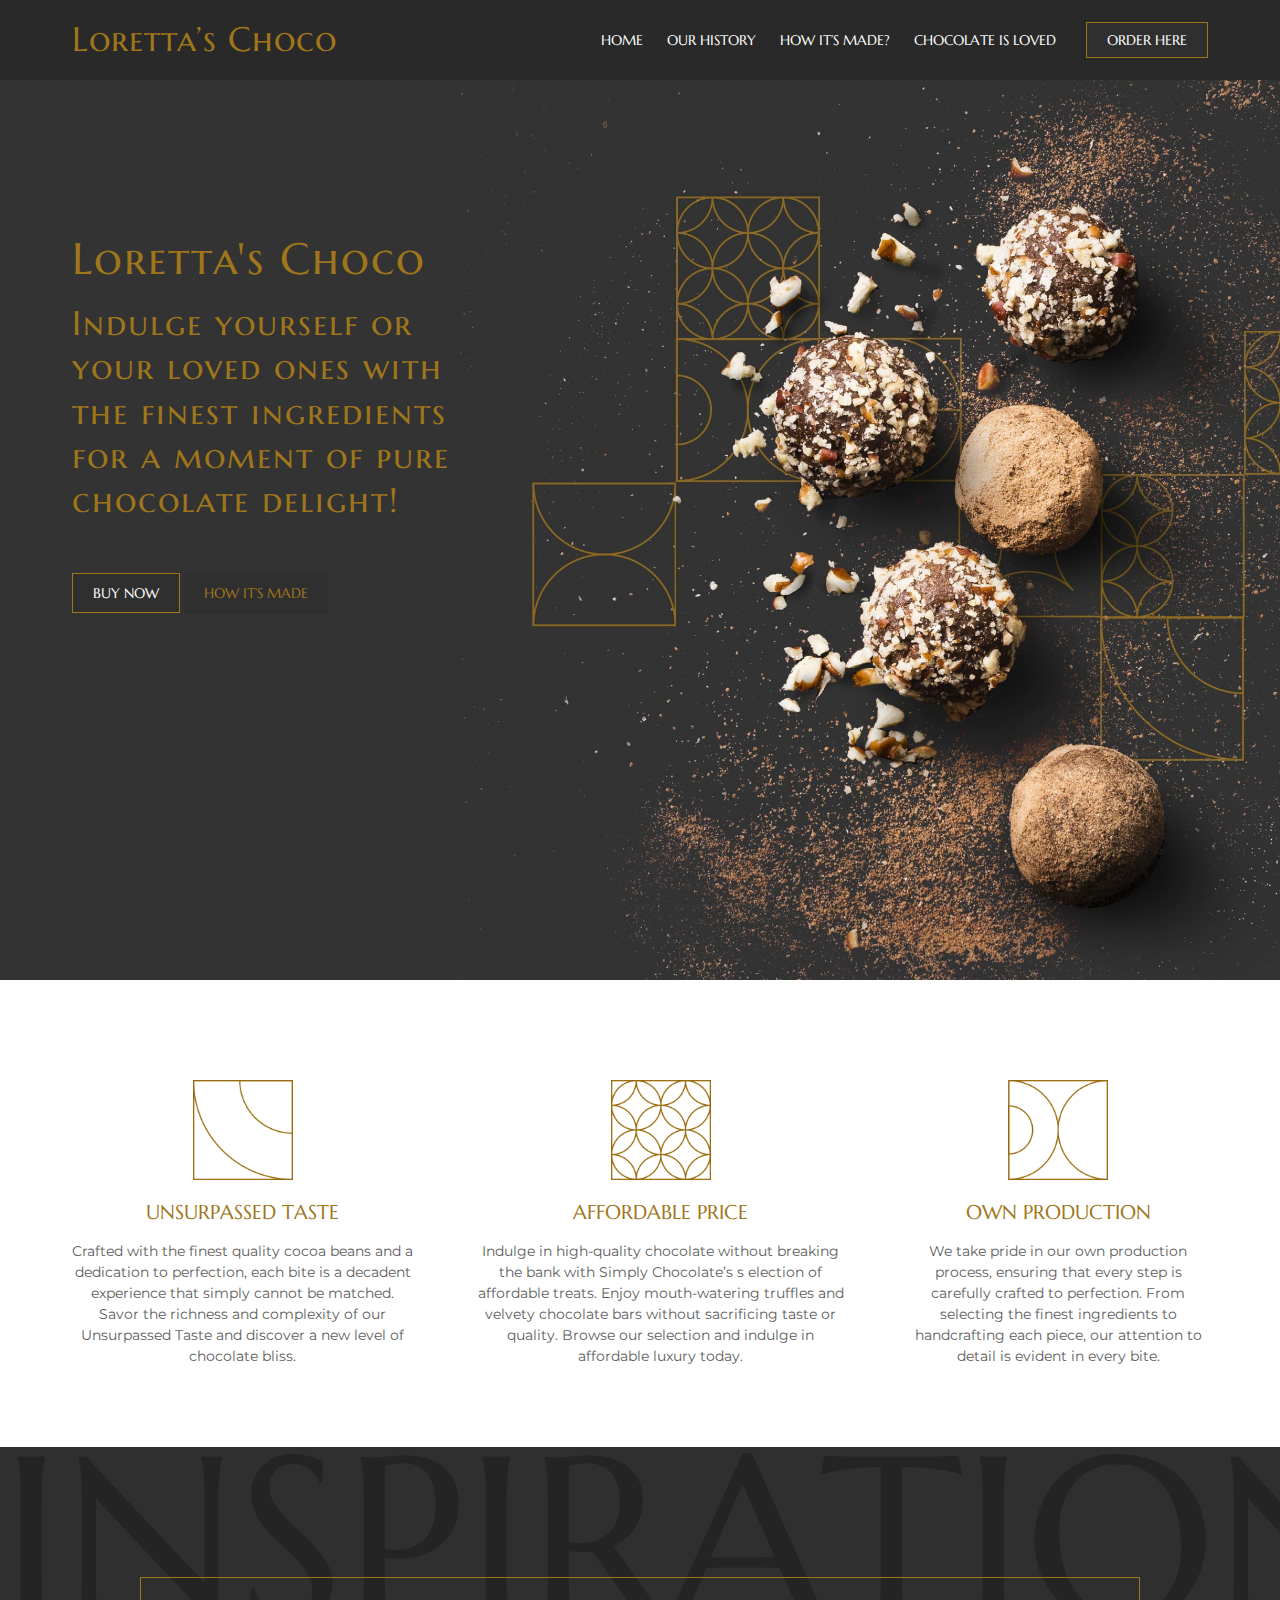
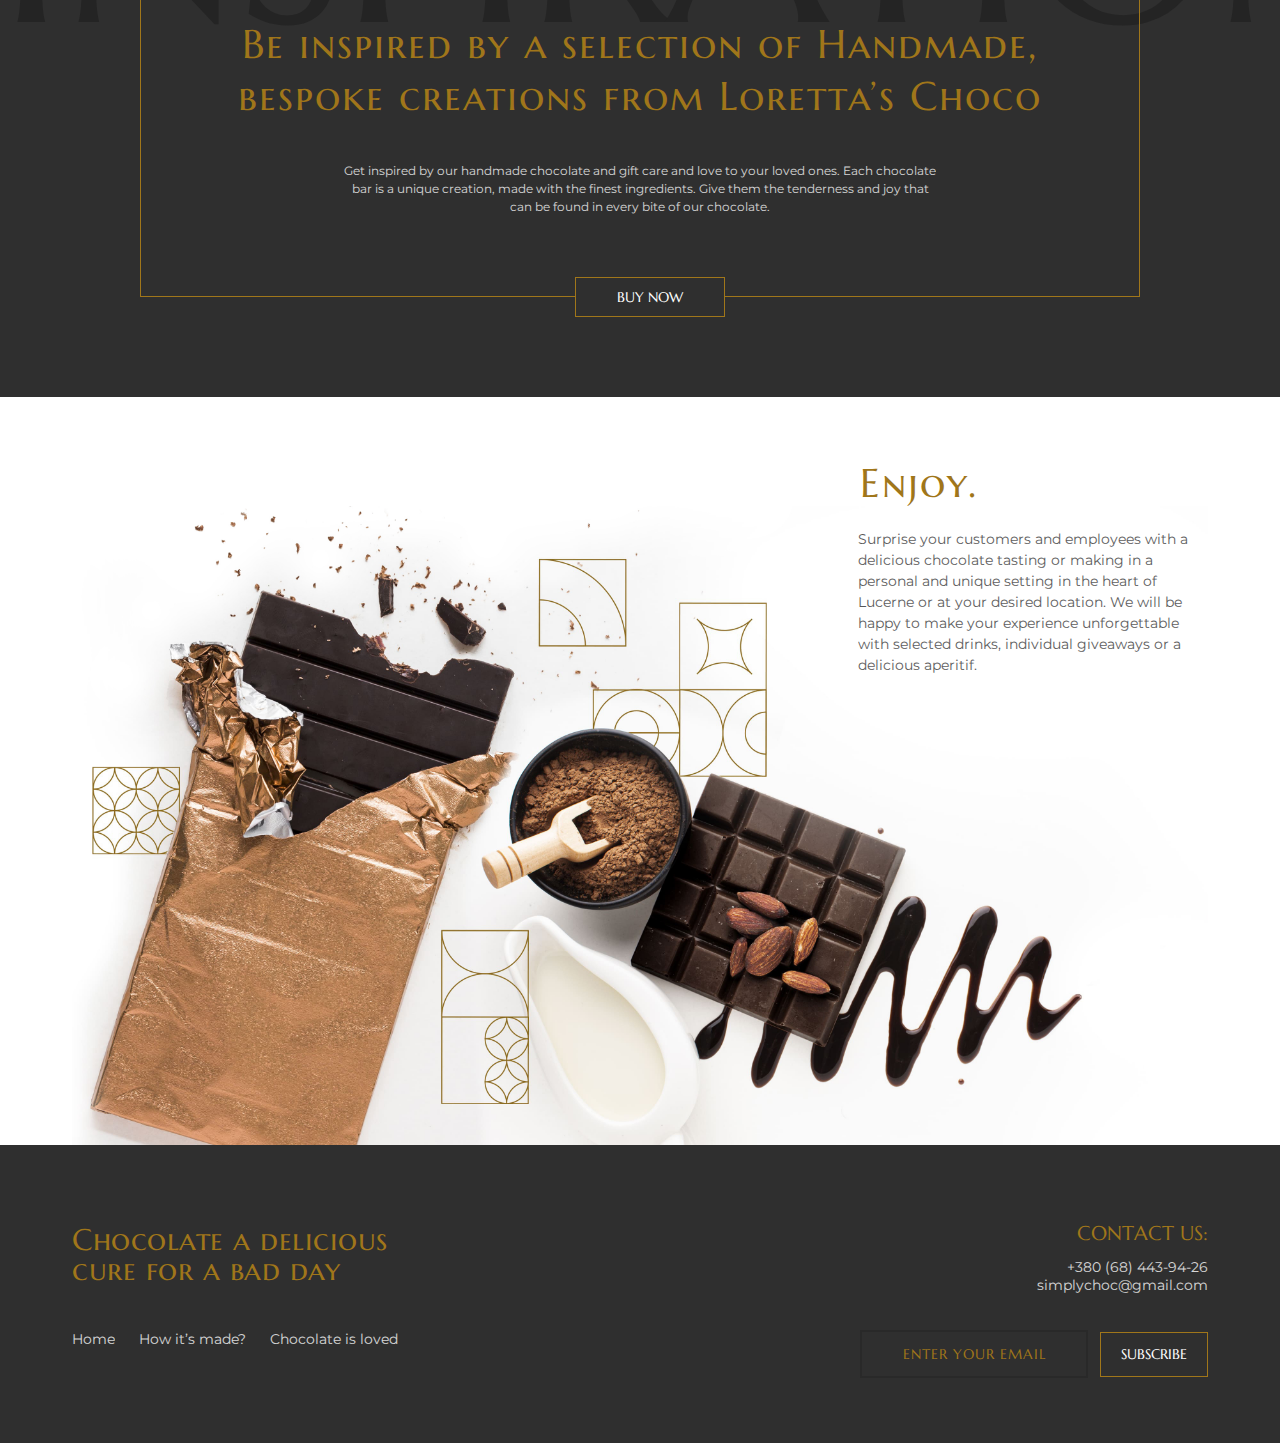
<file: index.html>
<!DOCTYPE html>
<html lang="en">
  <head>
    <meta charset="UTF-8" />
    <meta name="viewport" content="width=device-width, initial-scale=1.0" />

    <link rel="preconnect" href="https://fonts.googleapis.com" />
    <link rel="preconnect" href="https://fonts.gstatic.com" crossorigin />
    <link
      href="https://fonts.googleapis.com/css2?family=Montserrat:ital,wght@0,400;0,500;0,600;0,700;1,700&display=swap"
      rel="stylesheet"
    />
    <link rel="preconnect" href="https://fonts.googleapis.com" />
    <link rel="preconnect" href="https://fonts.gstatic.com" crossorigin />
    <link
      href="https://fonts.googleapis.com/css2?family=Marcellus+SC&display=swap"
      rel="stylesheet"
    />
    <link rel="stylesheet" href="./css/main.css" />
    <link rel="stylesheet" href="./css/index.css" />
    <title>Choco</title>
  </head>

  <body>
    <div class="wrapper">
      <!-- Header section -->
      <header class="header">
        <div class="header__container container">
          <a
            href="/"
            class="header__logo logo"
            target="_blank"
            rel="noopener noreferrer"
          >
            Loretta’s Choco
          </a>
          <nav class="header__navigation navigation">
            <ul class="navigation__list">
              <li class="navigation__item">
                <a href="./index.html" class="navigation__link">Home</a>
              </li>
              <li class="navigation__item">
                <a href="./history.html" class="navigation__link"
                  >Our history</a
                >
              </li>
              <li class="navigation__item">
                <a href="./how.html" class="navigation__link">How it’s made?</a>
              </li>
              <li class="navigation__item">
                <a href="./reviews.html" class="navigation__link"
                  >Chocolate is loved</a
                >
              </li>
            </ul>
            <button type="button" class="navigation__btn btn">
              Order here
            </button>
          </nav>
        </div>
      </header>
      <!-- main -->
      <main class="main">
        <!-- Hero section -->
        <section class="hero">
          <div class="hero__container container">
            <h1 class="hero__title title">Loretta's Choco</h1>
            <p class="hero__subtitle subtitle">
              Indulge yourself or your loved ones with the finest ingredients
              for a moment of pure chocolate delight!
            </p>
            <div class="hero__buttons">
              <button type="button" class="hero__btn btn">Buy now</button>

              <a href="./how.html" class="hero__btn btn-white btn"
                >How it’s made</a
              >
            </div>
          </div>
        </section>
        <!-- Benefits section -->
        <section class="benefits">
          <div class="benefits__container container">
            <h2 hidden class="benefits__title">Benefits of Loretta’s Choco</h2>
            <ul class="benefits__list">
              <li class="benefits__item">
                <div class="benefits__pic">
                  <img
                    class="benefits__img"
                    src="./images/benefits/01.png"
                    alt="Unsurpassed taste"
                    width="100"
                    height="100"
                  />
                </div>
                <div>
                  <h3 class="benefits__subtitle">Unsurpassed taste</h3>
                  <p class="benefits__txt">
                    Crafted with the finest quality cocoa beans and a dedication
                    to perfection, each bite is a decadent experience that
                    simply cannot be matched. Savor the richness and complexity
                    of our Unsurpassed Taste and discover a new level of
                    chocolate bliss.
                  </p>
                </div>
              </li>
              <li class="benefits__item">
                <div class="benefits__pic">
                  <img
                    class="benefits__img"
                    src="./images/benefits/02.png"
                    alt="Affordable price"
                    width="100"
                    height="100"
                  />
                </div>
                <div>
                  <h3 class="benefits__subtitle">Affordable price</h3>
                  <p class="benefits__txt">
                    Indulge in high-quality chocolate without breaking the bank
                    with Simply Chocolate’s s election of affordable treats.
                    Enjoy mouth-watering truffles and velvety chocolate bars
                    without sacrificing taste or quality. Browse our selection
                    and indulge in affordable luxury today.
                  </p>
                </div>
              </li>
              <li class="benefits__item">
                <div class="benefits__pic">
                  <img
                    class="benefits__img"
                    src="./images/benefits/03.png"
                    alt="Own production"
                    width="100"
                    height="100"
                  />
                </div>
                <div>
                  <h3 class="benefits__subtitle">Own production</h3>
                  <p class="benefits__txt">
                    We take pride in our own production process, ensuring that
                    every step is carefully crafted to perfection. From
                    selecting the finest ingredients to handcrafting each piece,
                    our attention to detail is evident in every bite.
                  </p>
                </div>
              </li>
            </ul>
          </div>
        </section>
        <!-- Be inspired section -->
        <section class="inspired">
          <div class="inspired__container container">
            <div class="inspired__wrapper">
              <h2 class="inspired__title title">
                Be inspired by a selection of Handmade, bespoke creations from
                Loretta’s Choco
              </h2>
              <p class="inspired__txt">
                Get inspired by our handmade chocolate and gift care and love to
                your loved ones. Each chocolate bar is a unique creation, made
                with the finest ingredients. Give them the tenderness and joy
                that can be found in every bite of our chocolate.
              </p>
            </div>
            <button type="button" class="inspired__btn btn">Buy now</button>
          </div>
        </section>
        <!-- ENJOY section -->
        <section class="enjoy">
          <div class="enjoy__container container">
            <div class="enjoy__wrapper">
              <h2 class="enjoy__title title">Enjoy.</h2>
              <p class="enjoy__txt">
                Surprise your customers and employees with a delicious chocolate
                tasting or making in a personal and unique setting in the heart
                of Lucerne or at your desired location. We will be happy to make
                your experience unforgettable with selected drinks, individual
                giveaways or a delicious aperitif.
              </p>

              <img
                class="enjoy__img"
                src="./images/enjoy/bg_white.jpg"
                alt="chocolate"
              />
            </div>
          </div>
        </section>
      </main>
      <!-- footer section -->
      <footer class="footer">
        <div class="footer__container container">
          <div class="footer__first">
            <h2 class="footer__title title">
              <span>Chocolate</span> a delicious cure for a bad day
            </h2>

            <address class="footer__adress adress">
              <p class="adress__subtitle">Contact us:</p>
              <ul class="adress__list">
                <li class="adress__item">
                  <a class="adress__link" href="tel:+380684439426"
                    >+380 (68) 443-94-26</a
                  >
                </li>
                <li class="adress__item">
                  <a class="adress__link" href="mailto:simplychoc@gmail.com"
                    >simplychoc@gmail.com</a
                  >
                </li>
              </ul>
            </address>
          </div>
          <div class="footer__second">
            <ul class="footer__nav nav">
              <li class="nav__item">
                <a class="nav__link" href="">Home</a>
              </li>
              <li class="nav__item">
                <a class="nav__link" href="./how.html">How it’s made?</a>
              </li>
              <li class="nav__item">
                <a class="nav__link" href="">Chocolate is loved</a>
              </li>
            </ul>
            <div class="footer__wrapper">
              <input
                class="footer__input"
                type="email"
                placeholder="Enter your email"
              />
              <button class="footer__btn btn" type="submit">Subscribe</button>
            </div>
          </div>
        </div>
      </footer>
    </div>
  </body>
</html>
</file>
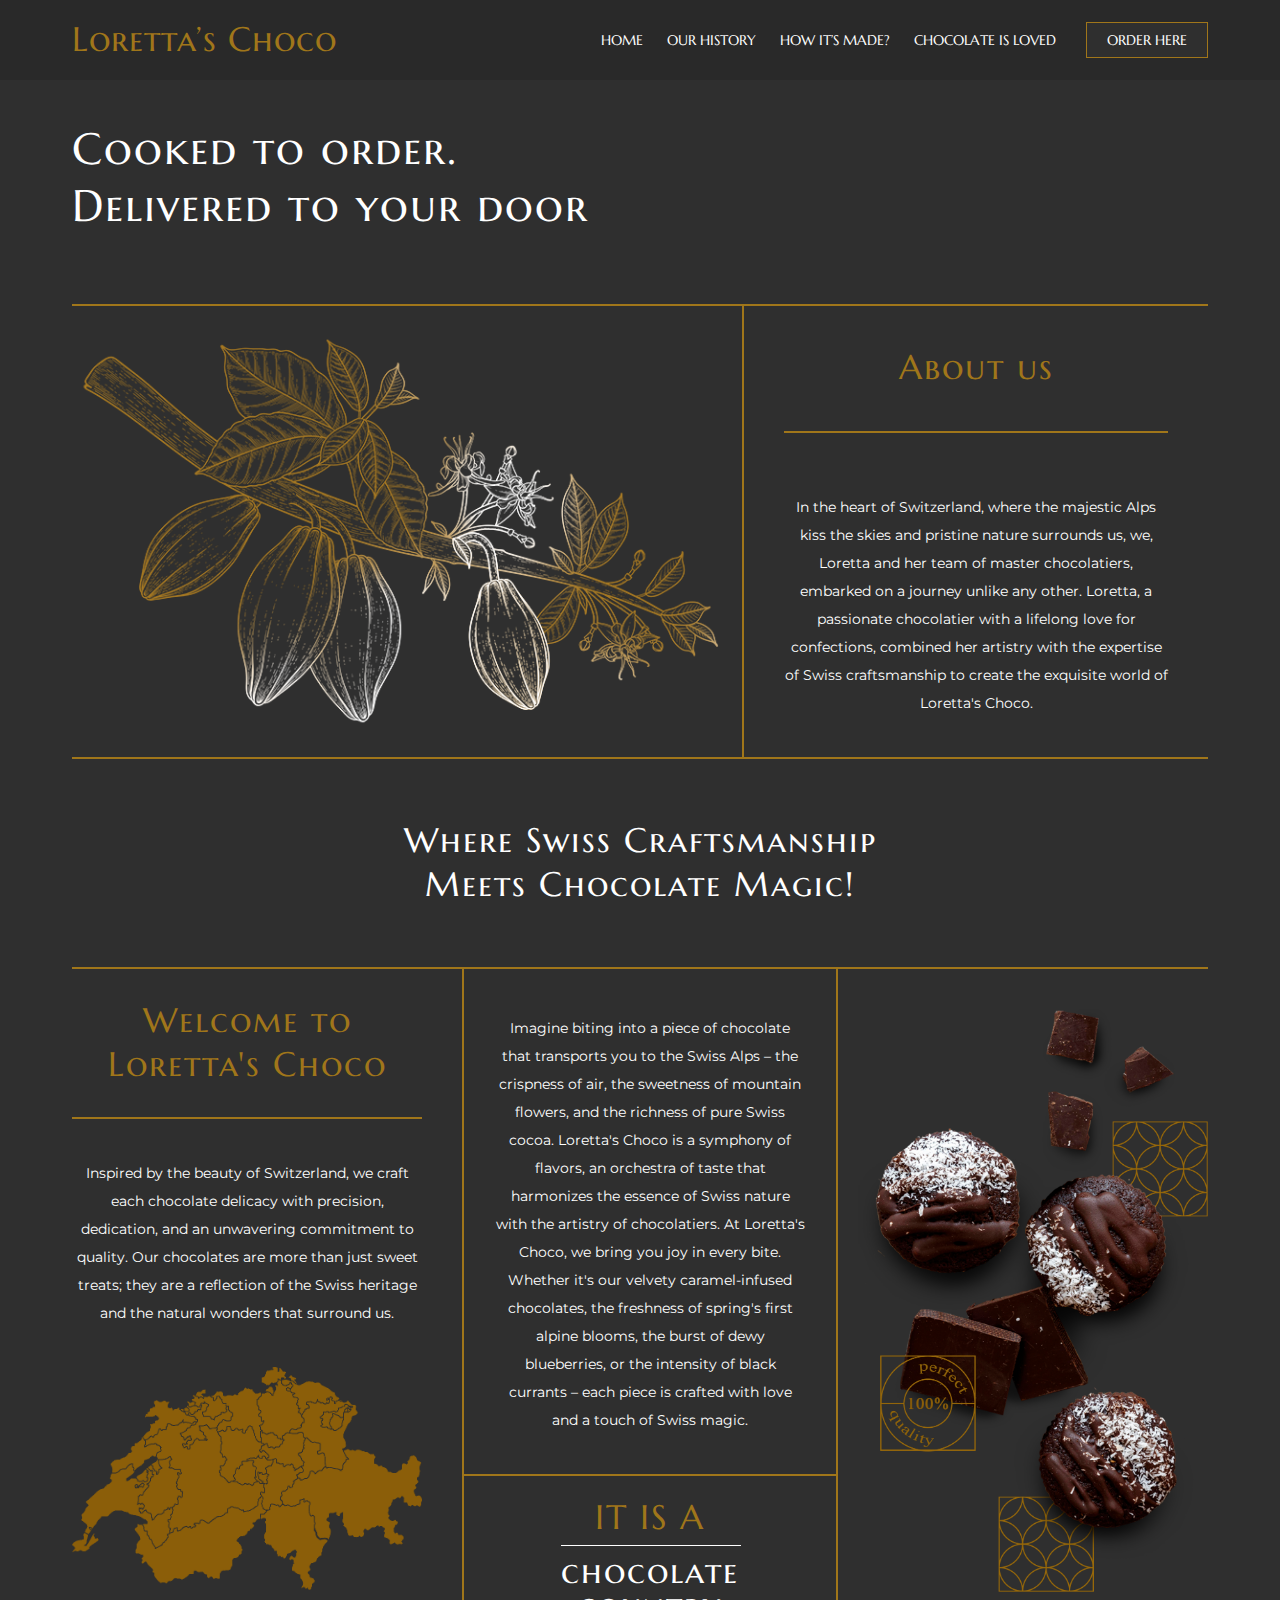
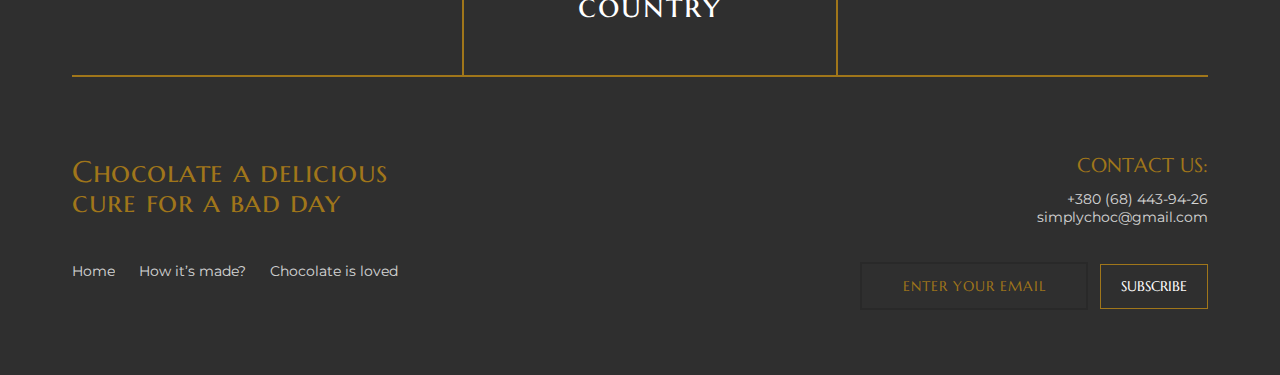
<file: history.html>
<!DOCTYPE html>
<html lang="en">
  <head>
    <meta charset="UTF-8" />
    <meta name="viewport" content="width=device-width, initial-scale=1.0" />

    <link rel="preconnect" href="https://fonts.googleapis.com" />
    <link rel="preconnect" href="https://fonts.gstatic.com" crossorigin />
    <link
      href="https://fonts.googleapis.com/css2?family=Montserrat:ital,wght@0,400;0,500;0,600;0,700;1,700&display=swap"
      rel="stylesheet"
    />
    <link rel="preconnect" href="https://fonts.googleapis.com" />
    <link rel="preconnect" href="https://fonts.gstatic.com" crossorigin />
    <link
      href="https://fonts.googleapis.com/css2?family=Marcellus+SC&display=swap"
      rel="stylesheet"
    />
    <link rel="stylesheet" href="./css/main.css" />
    <link rel="stylesheet" href="./css/history.css" />
    <title>Choco</title>
  </head>
  <body>
    <div class="wrapper">
      <!-- Header section -->
      <header class="header">
        <div class="header__container container">
          <a
            href="/"
            class="header__logo logo"
            target="_blank"
            rel="noopener noreferrer"
          >
            Loretta’s Choco
          </a>
          <nav class="header__navigation navigation">
            <ul class="navigation__list">
              <li class="navigation__item">
                <a href="./index.html" class="navigation__link">Home</a>
              </li>
              <li class="navigation__item">
                <a href="./history.html" class="navigation__link"
                  >Our history</a
                >
              </li>
              <li class="navigation__item">
                <a href="./how.html" class="navigation__link">How it’s made?</a>
              </li>
              <li class="navigation__item">
                <a href="./reviews.html" class="navigation__link"
                  >Chocolate is loved</a
                >
              </li>
            </ul>
            <button type="button" class="navigation__btn btn">
              Order here
            </button>
          </nav>
        </div>
      </header>
      <main class="main">
        <!-- Shop section -->
        <section class="history">
          <div class="history__container container">
            <h2 class="history__title title">
              Cooked to order.
              <br />
              Delivered to your door
            </h2>
            <div class="history__about01 about01">
              <div class="about01__left">
                <img
                  class="about01__img"
                  alt="cacao bean"
                  src="./images/history/cacao_branch.png"
                  width="670"
                />
              </div>
              <div class="about01__right">
                <h3 class="about01_subtitle subtitle">About us</h3>
                <p class="about01__text">
                  In the heart of Switzerland, where the majestic Alps kiss the
                  skies and pristine nature surrounds us, we, Loretta and her
                  team of master chocolatiers, embarked on a journey unlike any
                  other. Loretta, a passionate chocolatier with a lifelong love
                  for confections, combined her artistry with the expertise of
                  Swiss craftsmanship to create the exquisite world of Loretta's
                  Choco.
                </p>
              </div>
            </div>
            <h2 class="history__subtitle02 subtitle">
              <span>
                Where Swiss Craftsmanship<br />
                Meets Chocolate Magic!</span
              >
            </h2>
            <div class="history__about02 about02">
              <div class="about02__left">
                <div class="about02_01">
                  <h3 class="about02_subtitle subtitle">
                    Welcome to Loretta's Choco
                  </h3>
                  <p class="about02__text01">
                    Inspired by the beauty of Switzerland, we craft each
                    chocolate delicacy with precision, dedication, and an
                    unwavering commitment to quality. Our chocolates are more
                    than just sweet treats; they are a reflection of the Swiss
                    heritage and the natural wonders that surround us.
                  </p>
                </div>
                <img
                  class="about02__img01"
                  alt="swees"
                  src="./images/history/swess.png"
                  width="300px"
                />
              </div>
              <div class="about02__center">
                <img
                  class="about02__img03"
                  alt="swees"
                  src="./images/history/onemaffin.png"
                  width="300px"
                />
                <p class="about02__text02">
                  Imagine biting into a piece of chocolate that transports you
                  to the Swiss Alps – the crispness of air, the sweetness of
                  mountain flowers, and the richness of pure Swiss cocoa.
                  Loretta's Choco is a symphony of flavors, an orchestra of
                  taste that harmonizes the essence of Swiss nature with the
                  artistry of chocolatiers. At Loretta's Choco, we bring you joy
                  in every bite. Whether it's our velvety caramel-infused
                  chocolates, the freshness of spring's first alpine blooms, the
                  burst of dewy blueberries, or the intensity of black currants
                  – each piece is crafted with love and a touch of Swiss magic.
                </p>
                <h3 class="about02_subtitle subtitle">
                  IT IS A
                  <span
                    >chocolate <br />
                    country</span
                  >
                </h3>
              </div>
              <div class="about02__right">
                <img
                  class="about02__img02"
                  alt="maffins"
                  src="./images/history/about2.png"
                  width="350px"
                />
              </div>
            </div>
          </div>
        </section>
      </main>

      <!-- footer section -->
      <footer class="footer">
        <div class="footer__container container">
          <div class="footer__first">
            <h2 class="footer__title title">
              <span>Chocolate</span> a delicious cure for a bad day
            </h2>

            <address class="footer__adress adress">
              <p class="adress__subtitle">Contact us:</p>
              <ul class="adress__list">
                <li class="adress__item">
                  <a class="adress__link" href="tel:+380684439426"
                    >+380 (68) 443-94-26</a
                  >
                </li>
                <li class="adress__item">
                  <a class="adress__link" href="mailto:simplychoc@gmail.com"
                    >simplychoc@gmail.com</a
                  >
                </li>
              </ul>
            </address>
          </div>
          <div class="footer__second">
            <ul class="footer__nav nav">
              <li class="nav__item">
                <a class="nav__link" href="">Home</a>
              </li>
              <li class="nav__item">
                <a class="nav__link" href="./how.html">How it’s made?</a>
              </li>
              <li class="nav__item">
                <a class="nav__link" href="">Chocolate is loved</a>
              </li>
            </ul>
            <div class="footer__wrapper">
              <input
                class="footer__input"
                type="email"
                placeholder="Enter your email"
              />
              <button class="footer__btn btn" type="submit">Subscribe</button>
            </div>
          </div>
        </div>
      </footer>
    </div>
  </body>
</html>
</file>
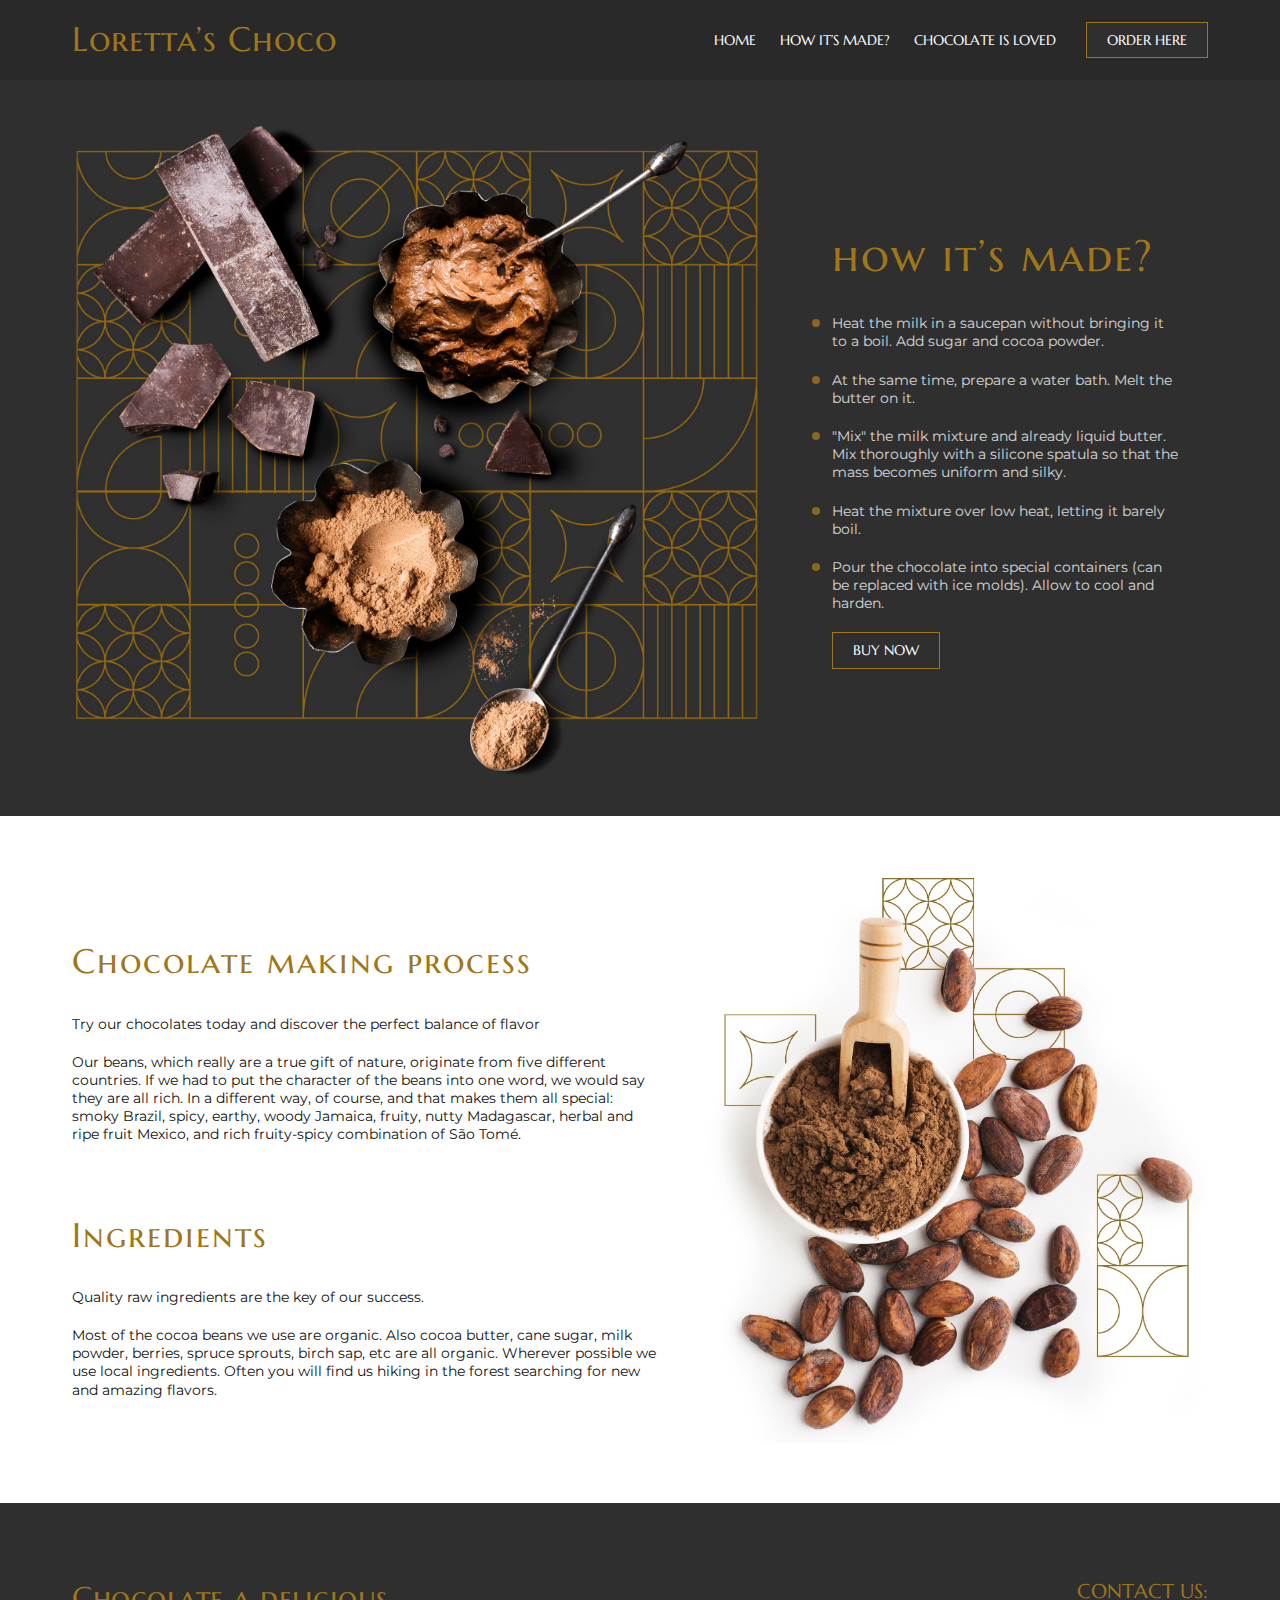
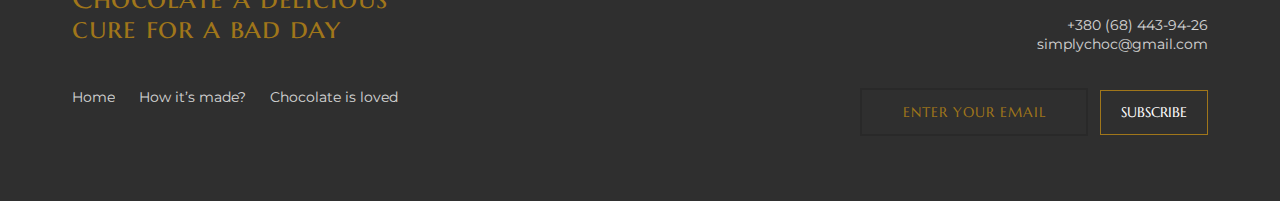
<file: how.html>
<!DOCTYPE html>
<html lang="en">
  <head>
    <meta charset="UTF-8" />
    <meta name="viewport" content="width=device-width, initial-scale=1.0" />

    <link rel="preconnect" href="https://fonts.googleapis.com" />
    <link rel="preconnect" href="https://fonts.gstatic.com" crossorigin />
    <link
      href="https://fonts.googleapis.com/css2?family=Montserrat:ital,wght@0,400;0,500;0,600;0,700;1,700&display=swap"
      rel="stylesheet"
    />
    <link rel="preconnect" href="https://fonts.googleapis.com" />
    <link rel="preconnect" href="https://fonts.gstatic.com" crossorigin />
    <link
      href="https://fonts.googleapis.com/css2?family=Marcellus+SC&display=swap"
      rel="stylesheet"
    />
    <link rel="stylesheet" href="./css/main.css" />
    <link rel="stylesheet" href="./css/how.css" />
    <title>How it’s made</title>
  </head>

  <body>
    <div class="wrapper">
      <!-- Header section -->
      <header class="header">
        <div class="header__container container">
          <a
            href="/"
            class="header__logo logo"
            target="_blank"
            rel="noopener noreferrer"
          >
            Loretta’s Choco
          </a>
          <nav class="header__navigation navigation">
            <ul class="navigation__list">
              <li class="navigation__item">
                <a href="./index.html" class="navigation__link">Home</a>
              </li>
              <li class="navigation__item">
                <a href="./how.html" class="navigation__link">How it’s made?</a>
              </li>
              <li class="navigation__item">
                <a href="./reviews.html" class="navigation__link"
                  >Chocolate is loved</a
                >
              </li>
            </ul>
            <button type="button" class="navigation__btn btn">
              Order here
            </button>
          </nav>
        </div>
      </header>

      <!-- main -->
      <main class="main">
        <!-- Hero section -->
        <!-- How it's made section -->
        <section id="how" class="how">
          <div class="how__container container">
            <div class="how__left">
              <img
                class="how__pic"
                src="./images/how/how_bg.png"
                alt="making Chocolate"
              />
            </div>

            <div class="how__right">
              <h2 class="how__title title">how it’s <span>made?</span></h2>

              <ul class="how__list">
                <li class="how__item">
                  Heat the milk in a saucepan without bringing it to a boil. Add
                  sugar and cocoa powder.
                </li>
                <li class="how__item">
                  At the same time, prepare a water bath. Melt the butter on it.
                </li>
                <li class="how__item">
                  "Mix" the milk mixture and already liquid butter. Mix
                  thoroughly with a silicone spatula so that the mass becomes
                  uniform and silky.
                </li>
                <li class="how__item">
                  Heat the mixture over low heat, letting it barely boil.
                </li>
                <li class="how__item">
                  Pour the chocolate into special containers (can be replaced
                  with ice molds). Allow to cool and harden.
                </li>
              </ul>
              <button type="button" class="how__btn btn">Buy now</button>
            </div>
          </div>
        </section>
        <!-- Reviews section -->
        <section class="process">
          <div class="process__container container">
            <div class="process__right">
              <ul class="process__list">
                <li class="process__item">
                  <h3 class="process__title title">Chocolate making process</h3>
                  <p class="process__txt">
                    Try our chocolates today and discover the perfect balance of
                    flavor
                  </p>
                  <p class="process__txt">
                    Our beans, which really are a true gift of nature, originate
                    from five different countries. If we had to put the
                    character of the beans into one word, we would say they are
                    all rich. In a different way, of course, and that makes them
                    all special: smoky Brazil, spicy, earthy, woody Jamaica,
                    fruity, nutty Madagascar, herbal and ripe fruit Mexico, and
                    rich fruity-spicy combination of São Tomé.
                  </p>
                </li>
                <li class="process__item">
                  <h3 class="process__title title">Ingredients</h3>
                  <p class="process__txt">
                    Quality raw ingredients are the key of our success.
                  </p>
                  <p class="process__txt">
                    Most of the cocoa beans we use are organic. Also cocoa
                    butter, cane sugar, milk powder, berries, spruce sprouts,
                    birch sap, etc are all organic. Wherever possible we use
                    local ingredients. Often you will find us hiking in the
                    forest searching for new and amazing flavors.
                  </p>
                </li>
              </ul>
            </div>
            <div class="process__left">
              <img
                class="process__pic"
                src="./images/how/how_white.jpg"
                alt="making Chocolate"
              />
            </div>
          </div>
        </section>
      </main>
      <!-- footer section -->
      <footer class="footer">
        <div class="footer__container container">
          <div class="footer__first">
            <h2 class="footer__title title">
              <span>Chocolate</span> a delicious cure for a bad day
            </h2>

            <address class="footer__adress adress">
              <p class="adress__subtitle">Contact us:</p>
              <ul class="adress__list">
                <li class="adress__item">
                  <a class="adress__link" href="tel:+380684439426"
                    >+380 (68) 443-94-26</a
                  >
                </li>
                <li class="adress__item">
                  <a class="adress__link" href="mailto:simplychoc@gmail.com"
                    >simplychoc@gmail.com</a
                  >
                </li>
              </ul>
            </address>
          </div>
          <div class="footer__second">
            <ul class="footer__nav nav">
              <li class="nav__item">
                <a class="nav__link" href="">Home</a>
              </li>
              <li class="nav__item">
                <a class="nav__link" href="./how.html">How it’s made?</a>
              </li>
              <li class="nav__item">
                <a class="nav__link" href="">Chocolate is loved</a>
              </li>
            </ul>
            <div class="footer__wrapper">
              <input
                class="footer__input"
                type="email"
                placeholder="Enter your email"
              />
              <button class="footer__btn btn" type="submit">Subscribe</button>
            </div>
          </div>
        </div>
      </footer>
    </div>
  </body>
</html>
</file>
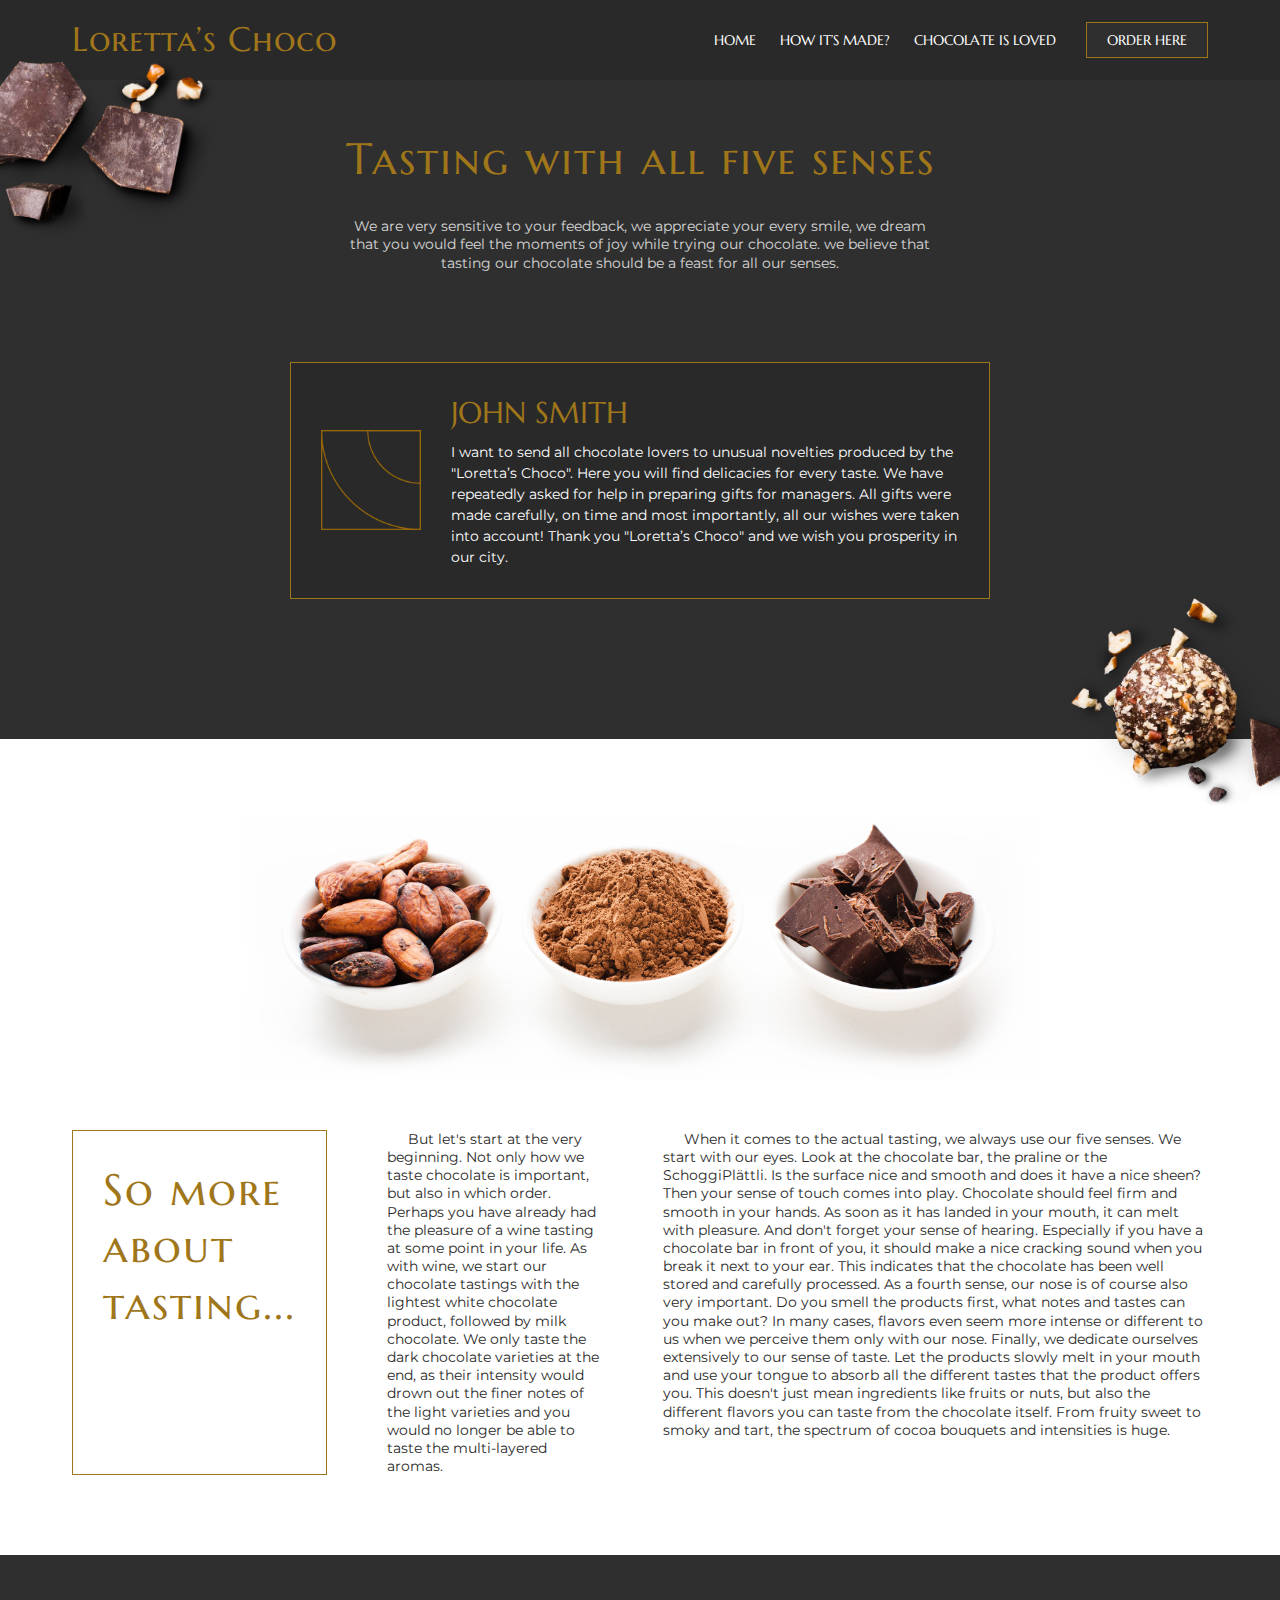
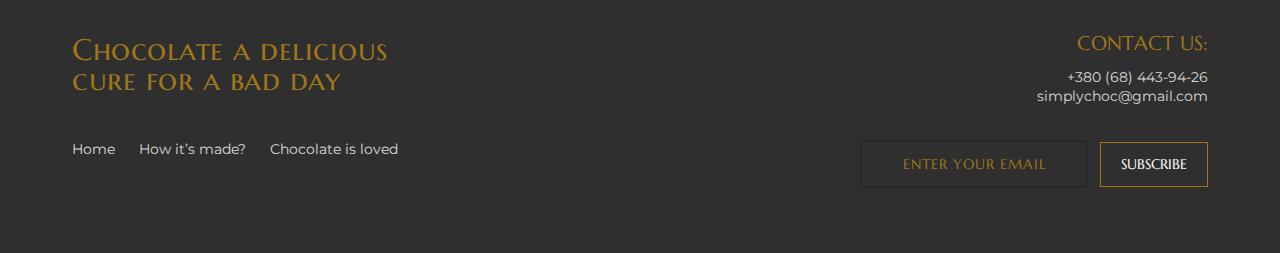
<file: reviews.html>
<!DOCTYPE html>
<html lang="en">
  <head>
    <meta charset="UTF-8" />
    <meta name="viewport" content="width=device-width, initial-scale=1.0" />

    <link rel="preconnect" href="https://fonts.googleapis.com" />
    <link rel="preconnect" href="https://fonts.gstatic.com" crossorigin />
    <link
      href="https://fonts.googleapis.com/css2?family=Montserrat:ital,wght@0,400;0,500;0,600;0,700;1,700&display=swap"
      rel="stylesheet"
    />
    <link rel="preconnect" href="https://fonts.googleapis.com" />
    <link rel="preconnect" href="https://fonts.gstatic.com" crossorigin />
    <link
      href="https://fonts.googleapis.com/css2?family=Marcellus+SC&display=swap"
      rel="stylesheet"
    />
    <link rel="stylesheet" href="./css/main.css" />
    <link rel="stylesheet" href="./css/reviews.css" />
    <title>Choco</title>
  </head>
  <body>
    <div class="wrapper">
      <!-- Header section -->
      <header class="header">
        <div class="header__container container">
          <a
            href="/"
            class="header__logo logo"
            target="_blank"
            rel="noopener noreferrer"
          >
            Loretta’s Choco
          </a>
          <nav class="header__navigation navigation">
            <ul class="navigation__list">
              <li class="navigation__item">
                <a href="./index.html" class="navigation__link">Home</a>
              </li>
              <li class="navigation__item">
                <a href="./how.html" class="navigation__link">How it’s made?</a>
              </li>
              <li class="navigation__item">
                <a href="./reviews" class="navigation__link"
                  >Chocolate is loved</a
                >
              </li>
            </ul>
            <button type="button" class="navigation__btn btn">
              Order here
            </button>
          </nav>
        </div>
      </header >
      <!-- main -->
      <main class="main">
        <!-- reviews section -->
        <section class="reviews" id="#reviews">
          <div class="reviews__container container">
            <h2 class="reviews__title title">Tasting with all five senses</h2>
            <p class="reviews__subtitle">
              We are very sensitive to your feedback, we appreciate your every
              smile, we dream that you would feel the moments of joy while
              trying our chocolate. we believe that tasting our chocolate should
              be a feast for all our senses.
            </p>

            <div class="reviews__wrapper">
              <img
                class="reviews__photo"
                src="./images/reviews/photo/photo01.png"
                alt="reviews__photo"
              />
              <div class="reviews__content">
                <h3 class="reviews__name">John Smith</h3>
                <p class="reviews__txt">
                  I want to send all chocolate lovers to unusual novelties
                  produced by the "Loretta’s Choco". Here you will find
                  delicacies for every taste. We have repeatedly asked for help
                  in preparing gifts for managers. All gifts were made
                  carefully, on time and most importantly, all our wishes were
                  taken into account! Thank you "Loretta’s Choco" and we wish
                  you prosperity in our city.
                </p>
              </div>
            </div>
          </div>
        </section>

        <section class="testing">
          <div class="testing__container container">
            <img
              src="../images/testing/testing_white.jpg"
              alt="chocolate"
              class="testing__img"
            />

            <div class="testing__wrapper">
              <h2 class="testing__title title">So more about tasting...</h2>
              <p class="testing__txt">
                But let's start at the very beginning. Not only how we taste
                chocolate is important, but also in which order. Perhaps you
                have already had the pleasure of a wine tasting at some point in
                your life. As with wine, we start our chocolate tastings with
                the lightest white chocolate product, followed by milk
                chocolate. We only taste the dark chocolate varieties at the
                end, as their intensity would drown out the finer notes of the
                light varieties and you would no longer be able to taste the
                multi-layered aromas.
              </p>
              <p class="testing__txt">
                When it comes to the actual tasting, we always use our five
                senses. We start with our eyes. Look at the chocolate bar, the
                praline or the SchoggiPlättli. Is the surface nice and smooth
                and does it have a nice sheen? Then your sense of touch comes
                into play. Chocolate should feel firm and smooth in your hands.
                As soon as it has landed in your mouth, it can melt with
                pleasure. And don't forget your sense of hearing. Especially if
                you have a chocolate bar in front of you, it should make a nice
                cracking sound when you break it next to your ear. This
                indicates that the chocolate has been well stored and carefully
                processed. As a fourth sense, our nose is of course also very
                important. Do you smell the products first, what notes and
                tastes can you make out? In many cases, flavors even seem more
                intense or different to us when we perceive them only with our
                nose. Finally, we dedicate ourselves extensively to our sense of
                taste. Let the products slowly melt in your mouth and use your
                tongue to absorb all the different tastes that the product
                offers you. This doesn't just mean ingredients like fruits or
                nuts, but also the different flavors you can taste from the
                chocolate itself. From fruity sweet to smoky and tart, the
                spectrum of cocoa bouquets and intensities is huge.
              </p>
              
          </div>
        </section>
      </main>
      <!-- footer section -->
      <footer class="footer">
        <div class="footer__container container">
          <div class="footer__first">
            <h2 class="footer__title title">
              <span>Chocolate</span> a delicious cure for a bad day
            </h2>

            <address class="footer__adress adress">
              <p class="adress__subtitle">Contact us:</p>
              <ul class="adress__list">
                <li class="adress__item">
                  <a class="adress__link" href="tel:+380684439426"
                    >+380 (68) 443-94-26</a
                  >
                </li>
                <li class="adress__item">
                  <a class="adress__link" href="mailto:simplychoc@gmail.com"
                    >simplychoc@gmail.com</a
                  >
                </li>
              </ul>
            </address>
          </div>
          <div class="footer__second">
            <ul class="footer__nav nav">
              <li class="nav__item">
                <a class="nav__link" href="">Home</a>
              </li>
              <li class="nav__item">
                <a class="nav__link" href="./how.html">How it’s made?</a>
              </li>
              <li class="nav__item">
                <a class="nav__link" href="">Chocolate is loved</a>
              </li>
            </ul>
            <div class="footer__wrapper">
              <input
                class="footer__input"
                type="email"
                placeholder="Enter your email"
              />
              <button class="footer__btn btn" type="submit">Subscribe</button>
            </div>
          </div>
        </div>
      </footer>
    </div>
  </body>
</html>
</file>
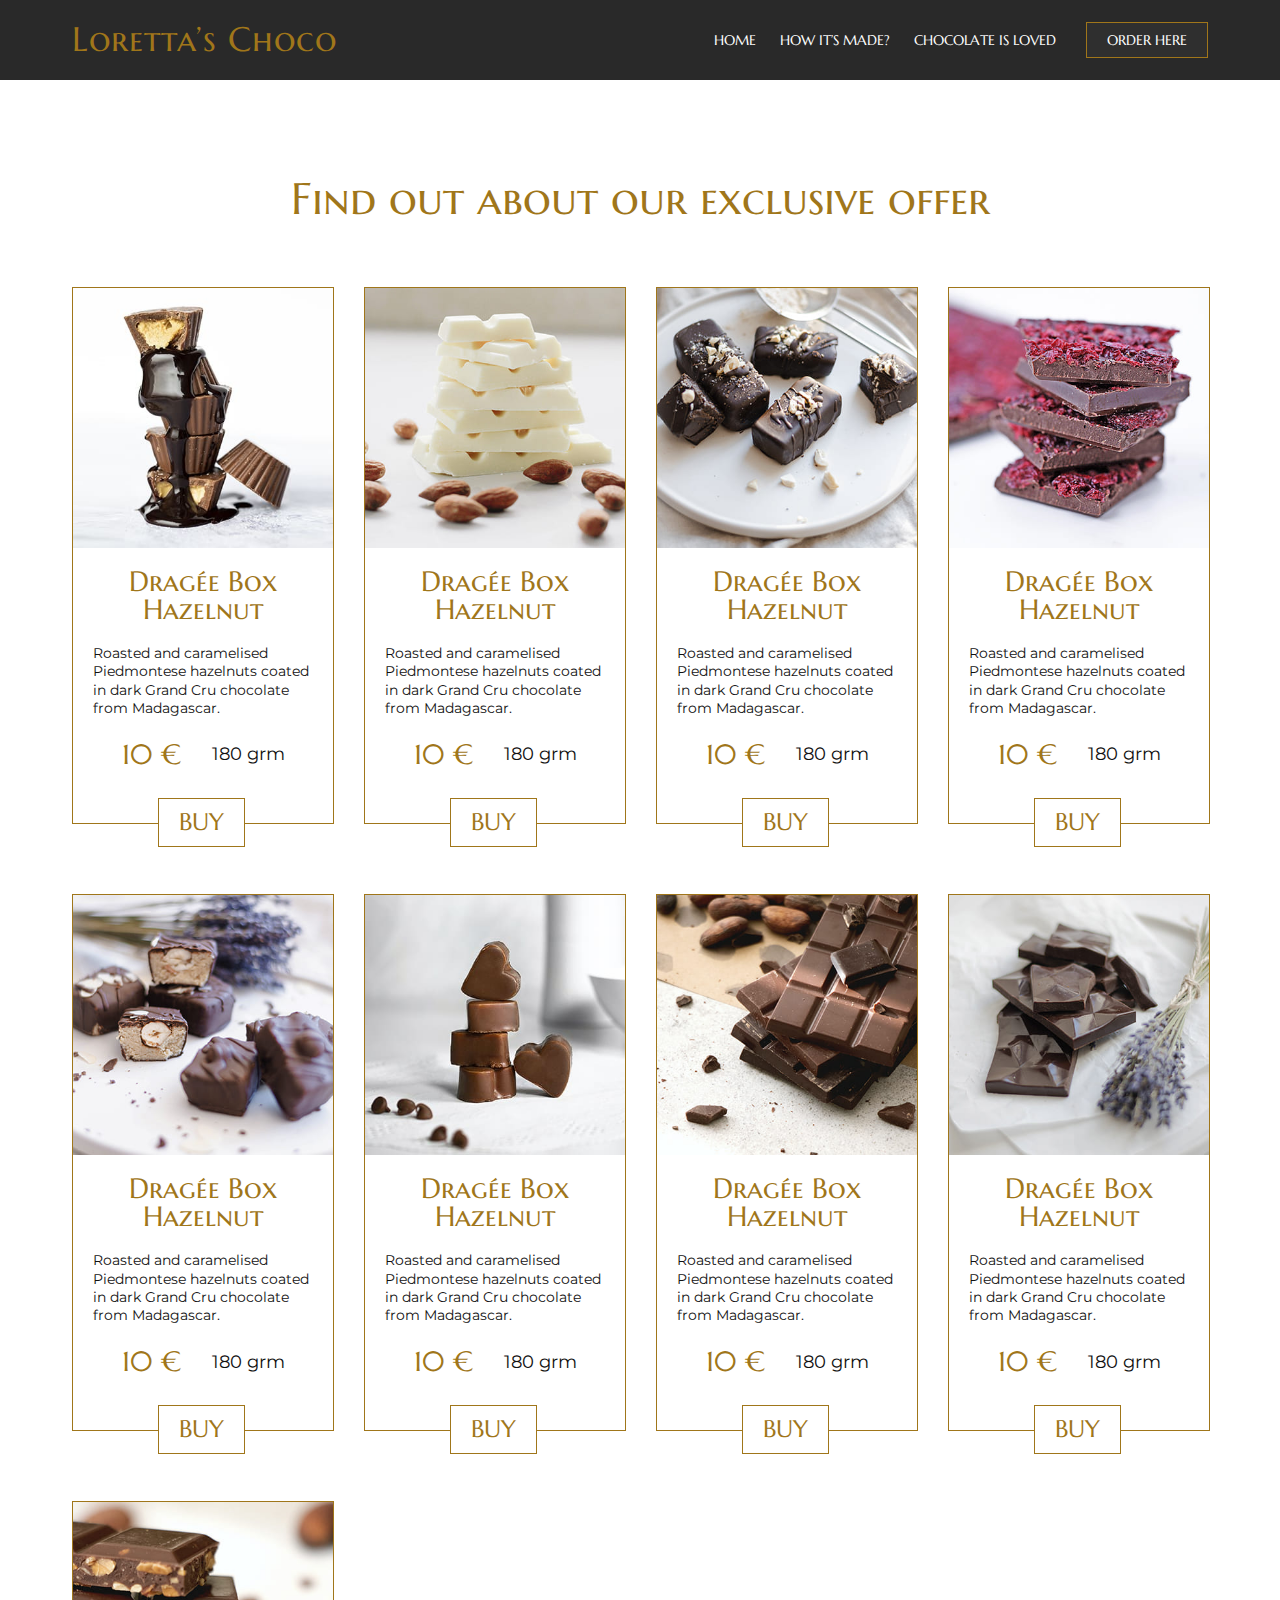
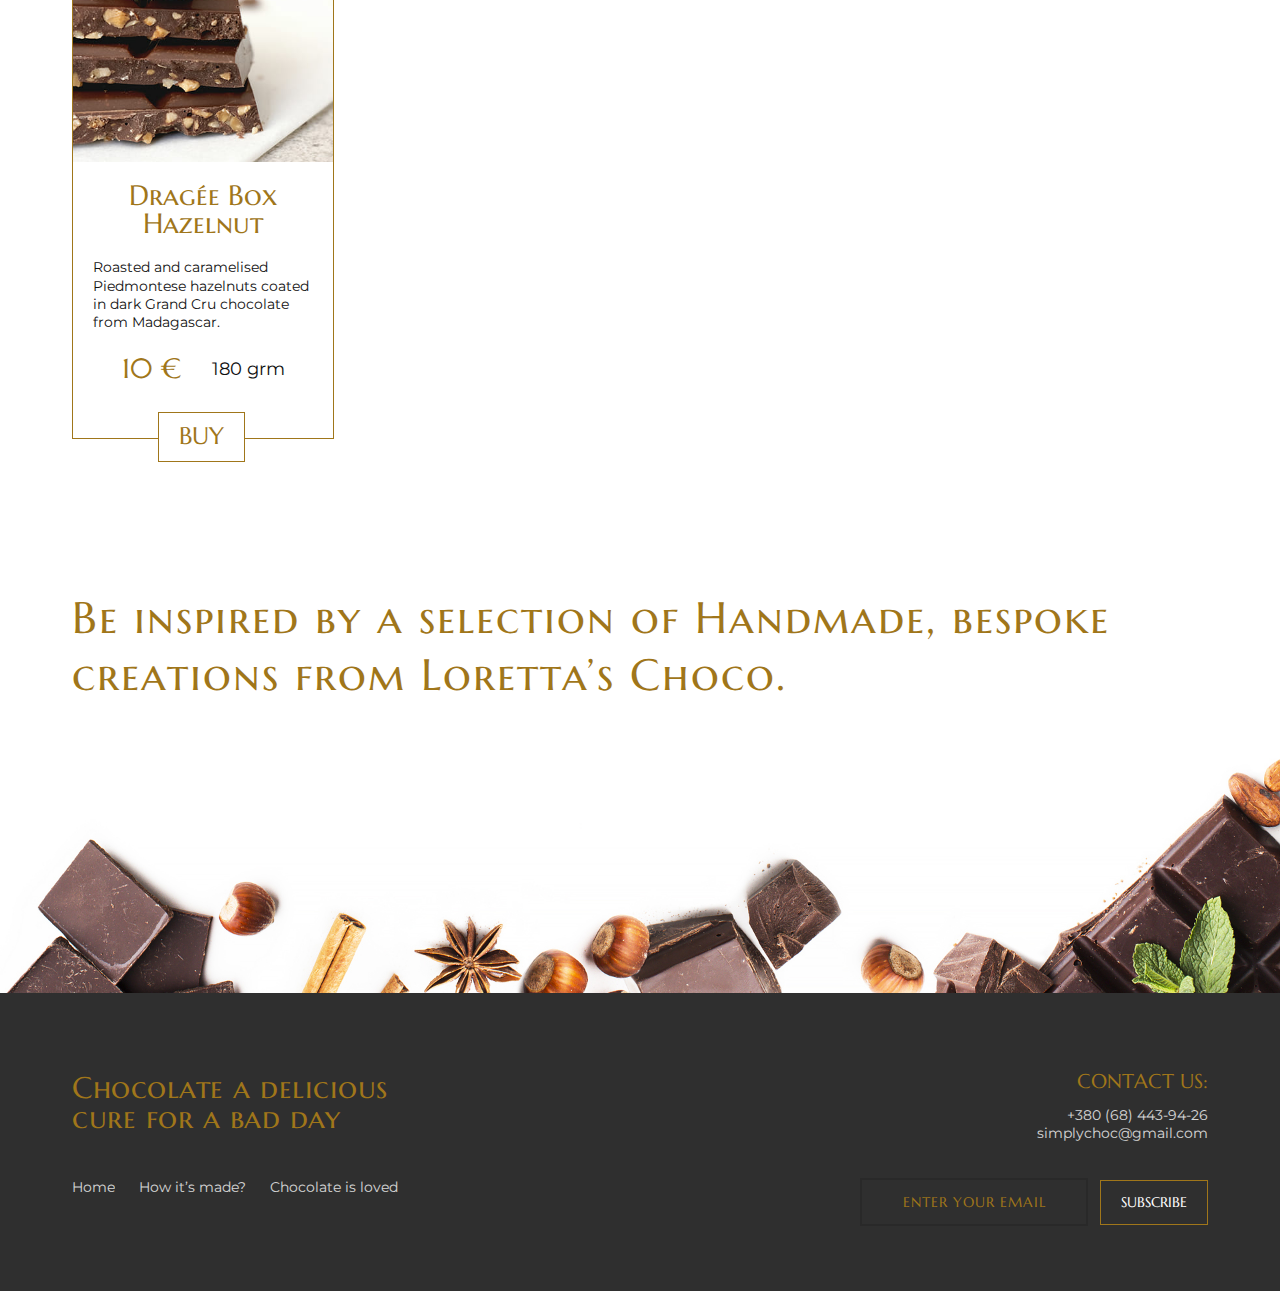
<file: shop.html>
<!DOCTYPE html>
<html lang="en">
  <head>
    <meta charset="UTF-8" />
    <meta name="viewport" content="width=device-width, initial-scale=1.0" />

    <link rel="preconnect" href="https://fonts.googleapis.com" />
    <link rel="preconnect" href="https://fonts.gstatic.com" crossorigin />
    <link
      href="https://fonts.googleapis.com/css2?family=Montserrat:ital,wght@0,400;0,500;0,600;0,700;1,700&display=swap"
      rel="stylesheet"
    />
    <link rel="preconnect" href="https://fonts.googleapis.com" />
    <link rel="preconnect" href="https://fonts.gstatic.com" crossorigin />
    <link
      href="https://fonts.googleapis.com/css2?family=Marcellus+SC&display=swap"
      rel="stylesheet"
    />
    <link rel="stylesheet" href="./css/main.css" />
    <link rel="stylesheet" href="./css/shop.css" />
    <title>Choco</title>
  </head>
  <body>
    <div class="wrapper">
      <!-- Header section -->
      <header class="header">
        <div class="header__container container">
          <a
            href="/"
            class="header__logo logo"
            target="_blank"
            rel="noopener noreferrer"
          >
            Loretta’s Choco
          </a>
          <nav class="header__navigation navigation">
            <ul class="navigation__list">
              <li class="navigation__item">
                <a href="./index.html" class="navigation__link">Home</a>
              </li>
              <li class="navigation__item">
                <a href="./how.html" class="navigation__link">How it’s made?</a>
              </li>
              <li class="navigation__item">
                <a href="./reviews.html" class="navigation__link"
                  >Chocolate is loved</a
                >
              </li>
            </ul>
            <button type="button" class="navigation__btn btn">
              Order here
            </button>
          </nav>
        </div>
      </header>
      <!-- main -->
      <main class="main">
        <!-- Shop section -->
        <section class="shop">
          <div class="shop__container container">
            <h2 class="shop__title title">
              Find out about our exclusive offer
            </h2>

            <div class="shop__wrapper">
              <ul class="shop__list">
                <li class="shop__item">
                  <img
                    src="./images/shop/item_01.jpg"
                    alt=""
                    class="shop__img"
                  />
                  <h3 class="shop__name">Dragée Box Hazelnut</h3>
                  <p class="shop__txt">
                    Roasted and caramelised Piedmontese hazelnuts coated in dark
                    Grand Cru chocolate from Madagascar.
                  </p>

                  <div class="shop__help">
                    <p class="shop__price">10 €</p>
                    <p class="shop__grm">180 grm</p>
                  </div>

                  <button class="shop__btn btn">Buy</button>
                </li>
                <li class="shop__item">
                  <img
                    src="./images/shop/item_02.jpg"
                    alt=""
                    class="shop__img"
                  />
                  <h3 class="shop__name">Dragée Box Hazelnut</h3>
                  <p class="shop__txt">
                    Roasted and caramelised Piedmontese hazelnuts coated in dark
                    Grand Cru chocolate from Madagascar.
                  </p>

                  <div class="shop__help">
                    <p class="shop__price">10 €</p>
                    <p class="shop__grm">180 grm</p>
                  </div>

                  <button class="shop__btn btn">Buy</button>
                </li>
                <li class="shop__item">
                  <img
                    src="./images/shop/item_03.jpg"
                    alt=""
                    class="shop__img"
                  />
                  <h3 class="shop__name">Dragée Box Hazelnut</h3>
                  <p class="shop__txt">
                    Roasted and caramelised Piedmontese hazelnuts coated in dark
                    Grand Cru chocolate from Madagascar.
                  </p>

                  <div class="shop__help">
                    <p class="shop__price">10 €</p>
                    <p class="shop__grm">180 grm</p>
                  </div>

                  <button class="shop__btn btn">Buy</button>
                </li>
                <li class="shop__item">
                  <img
                    src="./images/shop/item_04.jpg"
                    alt=""
                    class="shop__img"
                  />
                  <h3 class="shop__name">Dragée Box Hazelnut</h3>
                  <p class="shop__txt">
                    Roasted and caramelised Piedmontese hazelnuts coated in dark
                    Grand Cru chocolate from Madagascar.
                  </p>

                  <div class="shop__help">
                    <p class="shop__price">10 €</p>
                    <p class="shop__grm">180 grm</p>
                  </div>

                  <button class="shop__btn btn">Buy</button>
                </li>
                <li class="shop__item">
                  <img
                    src="./images/shop/item_05.jpg"
                    alt=""
                    class="shop__img"
                  />
                  <h3 class="shop__name">Dragée Box Hazelnut</h3>
                  <p class="shop__txt">
                    Roasted and caramelised Piedmontese hazelnuts coated in dark
                    Grand Cru chocolate from Madagascar.
                  </p>

                  <div class="shop__help">
                    <p class="shop__price">10 €</p>
                    <p class="shop__grm">180 grm</p>
                  </div>

                  <button class="shop__btn btn">Buy</button>
                </li>
                <li class="shop__item">
                  <img
                    src="./images/shop/item_06.jpg"
                    alt=""
                    class="shop__img"
                  />
                  <h3 class="shop__name">Dragée Box Hazelnut</h3>
                  <p class="shop__txt">
                    Roasted and caramelised Piedmontese hazelnuts coated in dark
                    Grand Cru chocolate from Madagascar.
                  </p>

                  <div class="shop__help">
                    <p class="shop__price">10 €</p>
                    <p class="shop__grm">180 grm</p>
                  </div>

                  <button class="shop__btn btn">Buy</button>
                </li>
                <li class="shop__item">
                  <img
                    src="./images/shop/item_07.jpg"
                    alt=""
                    class="shop__img"
                  />
                  <h3 class="shop__name">Dragée Box Hazelnut</h3>
                  <p class="shop__txt">
                    Roasted and caramelised Piedmontese hazelnuts coated in dark
                    Grand Cru chocolate from Madagascar.
                  </p>

                  <div class="shop__help">
                    <p class="shop__price">10 €</p>
                    <p class="shop__grm">180 grm</p>
                  </div>

                  <button class="shop__btn btn">Buy</button>
                </li>
                <li class="shop__item">
                  <img
                    src="./images/shop/item_08.jpg"
                    alt=""
                    class="shop__img"
                  />
                  <h3 class="shop__name">Dragée Box Hazelnut</h3>
                  <p class="shop__txt">
                    Roasted and caramelised Piedmontese hazelnuts coated in dark
                    Grand Cru chocolate from Madagascar.
                  </p>

                  <div class="shop__help">
                    <p class="shop__price">10 €</p>
                    <p class="shop__grm">180 grm</p>
                  </div>

                  <button class="shop__btn btn">Buy</button>
                </li>
                <li class="shop__item">
                  <img
                    src="./images/shop/item_09.jpg"
                    alt=""
                    class="shop__img"
                  />
                  <h3 class="shop__name">Dragée Box Hazelnut</h3>
                  <p class="shop__txt">
                    Roasted and caramelised Piedmontese hazelnuts coated in dark
                    Grand Cru chocolate from Madagascar.
                  </p>

                  <div class="shop__help">
                    <p class="shop__price">10 €</p>
                    <p class="shop__grm">180 grm</p>
                  </div>

                  <button class="shop__btn btn">Buy</button>
                </li>
              </ul>
            </div>

            <h4 class="shop__slogan title">
              Be inspired by a selection of Handmade, bespoke creations from
              Loretta’s Choco.
            </h4>
          </div>
        </section>
      </main>
      <!-- footer section -->
      <footer class="footer">
        <div class="footer__container container">
          <div class="footer__first">
            <h2 class="footer__title title">
              <span>Chocolate</span> a delicious cure for a bad day
            </h2>

            <address class="footer__adress adress">
              <p class="adress__subtitle">Contact us:</p>
              <ul class="adress__list">
                <li class="adress__item">
                  <a class="adress__link" href="tel:+380684439426"
                    >+380 (68) 443-94-26</a
                  >
                </li>
                <li class="adress__item">
                  <a class="adress__link" href="mailto:simplychoc@gmail.com"
                    >simplychoc@gmail.com</a
                  >
                </li>
              </ul>
            </address>
          </div>
          <div class="footer__second">
            <ul class="footer__nav nav">
              <li class="nav__item">
                <a class="nav__link" href="">Home</a>
              </li>
              <li class="nav__item">
                <a class="nav__link" href="./how.html">How it’s made?</a>
              </li>
              <li class="nav__item">
                <a class="nav__link" href="">Chocolate is loved</a>
              </li>
            </ul>
            <div class="footer__wrapper">
              <input
                class="footer__input"
                type="email"
                placeholder="Enter your email"
              />
              <button class="footer__btn btn" type="submit">Subscribe</button>
            </div>
          </div>
        </div>
      </footer>
    </div>
  </body>
</html>
</file>
<file: css/main.css>
/*--------------------------------------*/
/*Обнуление*/
/*--------------------------------------*/
/*--------------------------------------*/
/*--------------------------------------*/
/*--------------------------------------*/

* {
  padding: 0;
  margin: 0;
  border: 0;
}
*,
*:before,
*:after {
  -moz-box-sizing: border-box;
  -webkit-box-sizing: border-box;
  box-sizing: border-box;
}
:focus,
:active {
  outline: none;
}
a:focus,
a:active {
  outline: none;
}
nav,
footer,
header,
aside {
  display: block;
}
html,
body {
  height: 100%;
  width: 100%;
  font-size: 100%;
  line-height: 1;
  font-size: 20px;
  -ms-text-size-adjust: 100%;
  -moz-text-size-adjust: 100%;
  -webkit-text-size-adjust: 100%;
}
input,
button,
textarea {
  font-family: inherit;
}
input::-ms-clear {
  display: none;
}
button {
  cursor: pointer;
}
button::-moz-focus-inner {
  padding: 0;
  border: 0;
}
a,
a:visited {
  text-decoration: none;
}
a:hover {
  text-decoration: none;
}
ul li {
  list-style: none;
  font-style: normal;
}
img {
  vertical-align: top;
}
h1,
h2,
h3,
h4,
h5,
h6 {
  font-size: inherit;
  font-weight: inherit;
}

/*--------------------------------------*/
/*--------------------------------------*/
/*--------------------------------------*/
/*--------------------------------------*/

:root {
  --bg-darck-color: #292929;
  --bg-grey-color: #2f2f2f;
  --bg-white: #ffffff;

  --txt-black: #111111;
  --txt-white: #ffffff;
  --txt-gold: #a0761a;
}

body {
  font-family: "Montserrat", sans-serif;
  font-style: normal;
  font-weight: 400;
  font-size: 14px;
  line-height: 1.3;
  color: var(--txt-white);
  background-color: var(--bg-grey-color);
}

/*--------------------------------------*/
/*--------------------------------------*/
/*--------------------------------------*/
/*--------------------------------------*/

.wrapper {
  overflow: clip;
  min-height: 100%;
  display: flex;
  flex-direction: column;
}
.container {
  max-width: 1200px;
  margin: 0 auto;
  padding: 0px 32px;
  width: 100%;
}
.main {
  flex: 1 1 auto;
}
.title {
  font-family: "Marcellus SC", serif;
  font-weight: 400;
  font-size: 44px;
  line-height: 1.3;
  letter-spacing: 2px;
  color: var(--txt-gold);
}
.subtitle {
  font-family: "Marcellus SC", serif;
  font-weight: 400;
  font-size: 34px;
  line-height: 1.3;
  letter-spacing: 2px;
  color: var(--txt-gold);
}

.btn {
  color: var(--txt-white);

  font-family: "Marcellus SC", serif;
  font-weight: 400;
  font-size: 14px;
  line-height: 1.3;
  text-transform: uppercase;

  padding: 8px 20px;
  background-color: var(--bg-grey-color);
  border: var(--txt-gold) solid 1px;

  transition: all 0.3s ease 0s;
}
.btn:hover,
.btn:focus,
.btn:active {
  background-color: var(--bg-darck-color);
  color: var(--txt-gold);
}

/*--------------------------------------*/
/*--------------------------------------*/
/*--------------------------------------*/
/*--------------------------------------*/
/*header style start*/
/*--------------------------------------*/
/*--------------------------------------*/
/*--------------------------------------*/
/*--------------------------------------*/

.header {
  background-color: var(--bg-darck-color);
}

.header__container {
  display: flex;
  align-items: center;
  justify-content: space-between;

  height: 80px;
}

.header__logo {
  display: flex;
  align-items: center;
}
.logo {
  font-family: "Marcellus SC", serif;
  font-weight: 400;
  font-size: 34px;
  line-height: 1.3;
  letter-spacing: 1px;
  color: var(--txt-gold);

  transition: all 0.3s ease 0s;
}

.logo:hover,
.logo:focus,
.logo:active {
  opacity: 0.6;
}

.header__navigation {
}

.navigation {
  display: flex;
  font-weight: 400;
}
.navigation__list {
  display: flex;
  align-items: center;
}
.navigation__item:not(:last-child) {
  margin-right: 24px;
}

.navigation__link {
  color: var(--txt-white);

  font-family: "Marcellus SC", serif;
  font-weight: 400;
  font-size: 14px;
  line-height: 1.3;
  text-transform: uppercase;

  transition: all 0.3s ease 0s;
}
.navigation__link:hover,
.navigation__link:focus,
.navigation__link:active {
  color: var(--txt-gold);
}
.navigation__btn {
  margin-left: 30px;
}

/*--------------------------------------*/
/*--------------------------------------*/
/*--------------------------------------*/
/*--------------------------------------*/
/*header style end*/
/*header media start*/
/*--------------------------------------*/
/*--------------------------------------*/
/*--------------------------------------*/
/*--------------------------------------*/

@media screen and (max-width: 968px) {
  .logo {
    font-size: 24px;
  }
  .navigation__link {
    font-size: 12px;
    letter-spacing: 1px;
  }
  .navigation__item:not(:last-child) {
    margin-right: 14px;
  }
  .btn {
    font-size: 12px;
  }
}
@media screen and (max-width: 767px) {
  .navigation__link {
    display: none;
  }
  .title {
    font-size: 34px;
    line-height: 1.3;
    letter-spacing: 1px;
  }
  .container {
    margin: 0 auto;
    padding: 0px 25px;
    width: 100%;
  }
}

@media screen and (max-width: 380px) {
  .container {
    margin: 0 auto;
    padding: 0px 15px;
    width: 100%;
  }
  .logo {
    font-size: 14px;
    max-width: 50px;
  }
  .navigation__btn {
    margin-left: 10px;
  }
}

/*--------------------------------------*/
/*--------------------------------------*/
/*--------------------------------------*/
/*--------------------------------------*/
/*header media end*/
/*footer stile start*/
/*--------------------------------------*/
/*--------------------------------------*/
/*--------------------------------------*/
/*--------------------------------------*/

.footer {
  background-color: var(--bg-violet-color);
  height: 298px;
  padding-top: 80px;
  padding-bottom: 50px;
}

.footer__container {
}

.footer__second {
  display: flex;
  justify-content: space-between;
}
.footer__first {
  display: flex;
  justify-content: space-between;
  position: relative;
}
.footer__first::after {
  content: "";
  display: block;
  max-width: 300px;
  height: 2px;
  background-color: rgba(255, 255, 255, 0.9);
  position: absolute;
  z-index: 2;
  top: 20px;
}
.footer__title {
  max-width: 350px;
  font-size: 30px;
  letter-spacing: 0.5px;
  padding-bottom: 45px;
  line-height: 1;
}

.footer__adress {
}

.adress {
  display: flex;
  flex-direction: column;
  color: var(--txt-white);
  text-align: right;
}

.adress__subtitle {
  font-family: "Marcellus SC", serif;
  text-transform: uppercase;
  color: #a0761a;
  font-weight: 500;
  font-size: 20px;
  line-height: 18px;
  font-style: normal;
  margin-bottom: 15px;
}
.adress__list {
}

.adress__item {
}

.adress__link {
  color: var(--txt-white);
  opacity: 0.8;
  transition: all 0.3s ease 0s;
}
.adress__link:hover,
.adress__link:active,
.adress__link:focus {
  color: var(--txt-gold);
}
.footer__nav {
}

.nav {
  display: flex;
}
.nav__item {
  margin-right: 24px;
}
.nav__link {
  font-weight: 400;
  font-size: 14px;
  line-height: 18px;
  font-style: normal;
  color: var(--txt-white);
  opacity: 0.8;

  transition: all 0.3s ease 0s;
}
.nav__link:hover,
.nav__link:active,
.nav__link:focus {
  color: #a0761a;
}
.footer__wrapper {
}

.footer__input {
  margin: 0 auto;
  margin-bottom: 15px;
  padding: 8px 20px;
  height: 48px;
  font-weight: 400;
  letter-spacing: 1px;

  color: var(--txt-white);
  text-align: center;

  background-color: transparent;
  margin-right: 8px;
  border: 2px solid #292929;

  transition: all 0.3s ease 0s;
}
.footer__input:hover,
.footer__input:active,
.footer__input:focus {
  color: var(--txt-white);
  background-color: #292929;
}
.footer__input::placeholder {
  font-family: "Marcellus SC", serif;
  font-weight: 400;
  font-size: 14px;
  line-height: 1.3;
  text-transform: uppercase;
  color: var(--txt-gold);
}
.footer__btn {
  height: 45px;
}

/*--------------------------------------*/
/*--------------------------------------*/
/*--------------------------------------*/
/*--------------------------------------*/
/*footer style end*/
/*footer media start*/
/*--------------------------------------*/
/*--------------------------------------*/
/*--------------------------------------*/
/*--------------------------------------*/

@media screen and (max-width: 968px) {
  .footer__title {
    max-width: 350px;
    font-size: 24px;

    padding-bottom: 45px;
  }
  .adress__subtitle {
    font-size: 24px;
    text-transform: none;
    padding-top: 8px;
  }
}
@media screen and (max-width: 767px) {
  .footer {
    padding-top: 40px;
    padding-bottom: 50px;
  }
  .footer__second {
    display: flex;
    justify-content: space-between;
    flex-direction: column;
  }
  .footer__nav {
    padding-bottom: 30px;
  }
  .footer__input {
    padding-right: 35px;
  }
  .adress {
    font-size: 12px;
  }
}
@media screen and (max-width: 508px) {
  .footer {
    margin: 0 auto;
    margin-bottom: 40px;
  }

  .footer__first {
    display: flex;
    flex-direction: column;
  }
  .footer__adress {
    text-align: center;
    margin: 0 auto;
    margin-bottom: 30px;
  }
  .footer__title {
    text-align: center;
    padding-bottom: 15px;
  }
  .footer__nav {
    display: none;
  }
}
@media screen and (max-width: 380px) {
  .footer {
    margin: 0 auto;
    margin-bottom: 60px;
  }

  .footer__wrapper {
    display: flex;
    flex-direction: column;
  }
  .footer__input {
    margin: 0px;
  }
  .footer__btn {
    margin-top: 10px;
    margin-bottom: 20px;
    max-width: 100%;
  }
}
</file>
<file: css/index.css>
/*hero style start*/
/*--------------------------------------*/
/*--------------------------------------*/
/*--------------------------------------*/
/*--------------------------------------*/

.hero {
  height: 100vh;
  background-image: url(../images/hero/bg_hero.jpg);
  background-repeat: no-repeat;
  background-position: center;
  background-size: cover;
}
.hero__container {
}

.hero__title {
  padding-top: 150px;
  padding-bottom: 15px;
}

.hero__subtitle {
  max-width: 400px;
  padding-bottom: 50px;
}

.hero__buttons {
}

.hero__btn {
  height: 40px;
}

.btn-white {
  border: transparent;
  color: var(--txt-gold);
  transition: all 0.3s ease 0s;
  text-align: center;
  padding: 12px 20px;
}
.btn-white:hover,
.btn-white:focus,
.btn-white:active {
  color: var(--txt-white);
  background-color: transparent;
}

/*--------------------------------------*/
/*--------------------------------------*/
/*--------------------------------------*/
/*--------------------------------------*/
/*hero style end*/
/*hero media start*/
/*--------------------------------------*/
/*--------------------------------------*/
/*--------------------------------------*/
/*--------------------------------------*/

@media screen and (max-width: 968px) {
}
@media screen and (max-width: 767px) {
  .hero__title {
    padding-top: 100px;
    padding-bottom: 15px;
    max-width: 200px;
  }
  .hero__subtitle {
    max-width: 250px;
    padding-bottom: 50px;
  }
}
@media screen and (max-width: 508px) {
  .hero__subtitle {
    max-width: 160px;
    padding-bottom: 170px;
    font-size: 10px;
  }
  .hero__btn {
    margin-left: 20px;
  }
}
@media screen and (max-width: 380px) {
  .hero__title {
    padding-top: 70px;
    padding-bottom: 15px;
    max-width: 200px;
  }
  .hero__buttons {
    display: flex;
    flex-direction: column;
  }

  .hero__btn {
    margin-bottom: 20px;
  }
}

/*--------------------------------------*/
/*--------------------------------------*/
/*--------------------------------------*/
/*--------------------------------------*/
/*hero style-media end*/
/*benefits style start*/
/*--------------------------------------*/
/*--------------------------------------*/
/*--------------------------------------*/
/*--------------------------------------*/

.benefits {
  background-color: var(--bg-violet-color);
  padding-top: 100px;
  padding-bottom: 80px;
  color: var(--txt-black);
  background-color: var(--bg-white);
}
.benefits__container {
}

.benefits__title {
}

.benefits__list {
  display: flex;
  justify-content: space-between;
  gap: 60px;
}
.benefits__item {
  display: flex;
  flex-direction: column;
  justify-content: center;
  align-items: center;
}

.benefits__img {
}

.benefits__pic {
  margin-bottom: 20px;
}

.benefits__subtitle {
  font-family: "Marcellus SC", serif;
  font-weight: 500;
  font-size: 20px;
  line-height: 1.3;
  text-transform: uppercase;
  color: var(--txt-gold);
  margin-bottom: 15px;
  text-align: center;
}
.benefits__txt {
  font-weight: 400;
  font-size: 14px;
  line-height: 1.5;
  letter-spacing: 2%;
  opacity: 70%;
  text-align: center;
}

/*--------------------------------------*/
/*--------------------------------------*/
/*--------------------------------------*/
/*--------------------------------------*/
/*benefits style end*/
/*benefits media start*/
/*--------------------------------------*/
/*--------------------------------------*/
/*--------------------------------------*/
/*--------------------------------------*/

@media screen and (max-width: 968px) {
  .benefits {
    padding-top: 50px;
    padding-bottom: 50px;
  }
}
@media screen and (max-width: 767px) {
  .benefits {
    padding-top: 30px;
    padding-bottom: 30px;
  }
  .benefits__list {
    display: flex;
    flex-direction: column;
    justify-content: space-between;
    gap: 40px;
  }
  .benefits__txt {
    font-size: 12px;
    text-align: left;
    max-width: 400px;
  }
}
@media screen and (max-width: 380px) {
  .benefits {
    padding-top: 20px;
    padding-bottom: 15px;
  }
}

/*--------------------------------------*/
/*--------------------------------------*/
/*--------------------------------------*/
/*--------------------------------------*/
/*benefits media end*/
/*inspired style start*/
/*--------------------------------------*/
/*--------------------------------------*/
/*--------------------------------------*/
/*--------------------------------------*/

.inspired {
  padding-top: 130px;
  padding-bottom: 100px;

  background-color: #2f2f2f;
  position: relative;
}
.inspired::after {
  content: "Inspiration";
  position: absolute;
  display: block;
  width: 100%;
  font-size: 236px;
  top: -60px;

  font-family: "Marcellus SC", serif;
  font-weight: 500;

  line-height: 1.3;
  text-transform: uppercase;
  color: #1d1d1d;
  opacity: 0.6;
  z-index: 1;
}
.inspired__container {
}

.inspired__wrapper {
  margin: 0 auto;
  max-width: 1000px;

  padding: 40px 40px;
  padding-bottom: 80px;
  background-color: var(--bg-grey-color);

  border: var(--txt-gold) solid 1px;
  position: relative;
  background-color: transparent;
  z-index: 2;
}
.inspired__title {
  font-size: 40px;
  padding-bottom: 40px;
  text-align: center;
}
.inspired__txt {
  max-width: 600px;
  margin: 0 auto;
  text-align: center;
  font-weight: 400;

  font-size: 12px;
  line-height: 1.5;
  letter-spacing: 2%;
  opacity: 80%;
}
.inspired__btn {
  margin-left: -65px;
  margin-top: -20px;
  width: 150px;
  height: 40px;
  position: absolute;
  left: 50%;
  z-index: 3;
}

/*--------------------------------------*/
/*--------------------------------------*/
/*--------------------------------------*/
/*--------------------------------------*/
/*inspired style end*/
/*inspired media start*/
/*--------------------------------------*/
/*--------------------------------------*/
/*--------------------------------------*/
/*--------------------------------------*/

@media screen and (max-width: 968px) {
  .inspired__title {
    font-size: 24px;
    padding-bottom: 20px;
    text-align: center;
  }
  .inspired {
    padding-top: 90px;
    padding-bottom: 100px;

    position: relative;
  }
  .inspired::after {
    content: "Inspiration";
    position: absolute;
    display: block;
    width: 100%;
    font-size: 180px;
    top: -50px;

    font-family: "Marcellus SC", serif;
    font-weight: 500;

    line-height: 1.3;
    text-transform: uppercase;
    color: #1d1d1d;
    opacity: 0.6;
    z-index: 1;
  }
}

@media screen and (max-width: 767px) {
  .inspired__txt {
    font-size: 12px;
  }
  .inspired {
    padding-top: 30px;
    padding-bottom: 40px;
    position: relative;
  }
  .inspired::after {
    content: "Inspiration";
    position: absolute;
    display: block;
    width: 100%;
    font-size: 70px;
    top: -19px;

    font-family: "Marcellus SC", serif;
    font-weight: 500;

    line-height: 1.3;
    text-transform: uppercase;
    color: #1d1d1d;
    opacity: 0.6;
    z-index: 1;
  }
}
@media screen and (max-width: 380px) {
}

/*--------------------------------------*/
/*--------------------------------------*/
/*--------------------------------------*/
/*--------------------------------------*/
/*inspired media end*/
/*enjoy style start*/
/*--------------------------------------*/
/*--------------------------------------*/
/*--------------------------------------*/
/*--------------------------------------*/

.enjoy {
  background-color: var(--bg-white);
}
.enjoy__container {
}

.enjoy__title {
  padding-bottom: 20px;
  padding-top: 60px;
  font-size: 40px;
  text-align: end;
  margin-left: auto;
  margin-right: 230px;
}

.enjoy__txt {
  color: var(--txt-black);
  max-width: 350px;
  font-weight: 400;
  font-size: 14px;
  line-height: 1.5;
  letter-spacing: 2%;
  opacity: 70%;
  margin-left: auto;
  margin-right: 0;
}

.enjoy__img {
  max-width: 100%;
  margin-top: -170px;
}

/*--------------------------------------*/
/*--------------------------------------*/
/*--------------------------------------*/
/*--------------------------------------*/
/*enjoy style end*/
/*enjoy media start*/
/*--------------------------------------*/
/*--------------------------------------*/
/*--------------------------------------*/
/*--------------------------------------*/

@media screen and (max-width: 975px) {
  .enjoy__img {
    display: block;
    max-width: 900px;
    margin-top: 0;
  }
  .enjoy__wrapper {
    display: flex;
    flex-direction: column;
    justify-content: center;
    align-items: center;
  }
  .enjoy__title {
    font-size: 34px;
    padding-bottom: 15px;
    margin: 0 auto;
  }

  .enjoy__txt {
    font-size: 14px;
    max-width: 580px;
    padding-bottom: 20px;
    margin: 0 auto;
  }
}
@media screen and (max-width: 767px) {
  .enjoy {
  }

  .enjoy__title {
    font-size: 24px;
    padding-bottom: 15px;
    text-align: center;
    padding-top: 40px;
  }
  .enjoy__txt {
    font-size: 12px;
  }
}
@media screen and (max-width: 500px) {
  .enjoy__title {
    padding-top: 20px;
  }
}
</file>
<file: css/history.css>
.history {
}
.history__container {
}
.history__title {
  margin-top: 40px;
  margin-bottom: 70px;
  color: #fff;
}
.history__about01 {
  display: flex;
  border-top: solid #a0761a 2px;
  border-bottom: solid #a0761a 2px;
}
.about01 {
}
.about01__left {
}
.about01__img {
}
.about01__right {
  padding: 40px;
  border-left: solid #a0761a 2px;
}
.history__subtitle {
  font-family: "Marcellus SC", serif;
  font-weight: 400;
  font-size: 34px;
  line-height: 1.3;
  letter-spacing: 2px;
  color: var(--txt-gold);
}
.about01_subtitle {
  text-align: center;
  margin-bottom: 60px;
  padding-bottom: 40px;
  border-bottom: solid #a0761a 2px;
}

.about01__text {
  line-height: 2;
  text-align: center;
}
/* _________________________ */
.about02__img03 {
  display: none;
}
.history__subtitle02 {
  padding: 60px;
  text-align: center;
}
.history__subtitle02 span {
  color: #fff;
  display: block;
}
.history__about02 {
  display: flex;
  border-top: solid #a0761a 2px;
  border-bottom: solid #a0761a 2px;
}

.about02_subtitle {
  padding-top: 30px;
  text-align: center;
  margin-bottom: 40px;
  padding-bottom: 30px;
  border-bottom: solid #a0761a 2px;
}
.about02__left {
  padding-right: 40px;
  line-height: 2;

  text-align: center;
  display: flex;
  flex-direction: column;
}

.about02__img01 {
  width: 350px;
  padding-bottom: 30px;
  padding-top: 40px;
}
.about02__center {
  border-left: solid #a0761a 2px;
  max-width: 390px;
}
.about02__center p {
  padding-bottom: 40px;
  border-bottom: solid #a0761a 2px;
}
.about02__center h3 {
  padding-bottom: 10px;
  padding-top: 20px;
  border-bottom: solid transparent 2px;
}
.about02_subtitle span {
  color: #ffffff;
  display: block;
  position: relative;
  line-height: 1;
  padding-top: 15px;
}
.about02_subtitle span::before {
  content: "";
  position: absolute;
  width: 180px;
  height: 1px;
  background-color: #fff;
  top: 5px;
}

.about02__text02 {
  line-height: 2;
  text-align: center;
  padding-top: 45px;
  padding-left: 30px;
  padding-right: 30px;
}
.about02__right {
  border-left: solid #a0761a 2px;
  padding-top: 40px;
  padding-left: 20px;
}

/*--------------------------------------*/
/*--------------------------------------*/
/*--------------------------------------*/
/*--------------------------------------*/
@media screen and (max-width: 968px) {
  .about01__img {
    width: 420px;
  }
  .history__about01 {
    display: flex;
    align-items: center;
  }
  .about01__right {
    padding: 20px;
  }
  .history__subtitle {
    font-size: 12px;
  }
  .about01_subtitle {
    text-align: center;
    margin-bottom: 20px;
    padding-bottom: 10px;
  }
  .about01__text,
  .about02__text02,
  .about02__left {
    font-size: 12px;
  }
  .about02__img01 {
    width: 250px;
    padding-bottom: 20px;
    padding-top: 20px;
  }
  .about02__img02 {
    width: 250px;
    padding-top: 20px;
  }
  .about02_subtitle {
    padding-top: 10px;

    margin-bottom: 20px;
    padding-bottom: 10px;
  }
  .about02__center h3 {
    font-size: 20px;
  }
  .about02_subtitle span::before {
    content: "";
    position: absolute;
    width: 110px;
    height: 1px;
    background-color: #fff;
    top: 5px;
  }
}
@media screen and (max-width: 895px) {
  .history__about02 {
    display: grid;
    grid-template-columns: repeat(4, 1fr);

    border-top: solid #a0761a 2px;
    border-bottom: solid #a0761a 2px;
  }
  .about02__left {
    grid-column-start: 1;
    grid-column-end: 5;
    display: flex;
    flex-direction: row;
    padding-right: 0;
    justify-content: center;
    align-items: center;
    border-bottom: solid #a0761a 2px;
  }
  .about02__img01 {
    width: 250px;
    height: 223px;
  }
  .about02_01 {
    margin-right: 30px;
    padding-right: 30px;
    padding-bottom: 30px;
    border-right: solid #a0761a 2px;
  }
  .about02__center {
    grid-column-start: 3;
    grid-column-end: 5;
    grid-row-start: 2;
    grid-row-end: 3;
    border-left: 0;
    padding: 0;
  }

  .about02__right {
    grid-column-start: 1;
    grid-column-end: 3;
    grid-row-start: 2;
    grid-row-end: 4;
    border-right: solid #a0761a 2px;
    border-left: 0;
    padding: 0;
    margin-right: 30px;
  }
  .about02__img02 {
    width: 260px;
    padding-top: 60px;
    padding-left: 30px;
  }
}
@media screen and (max-width: 620px) {
  .history__about01 {
    display: flex;
    flex-direction: column;
  }
  .about02__right {
    display: none;
  }
  .about01__right {
    border-left: solid #a0761a 0px;
  }
  .about01__img {
    padding-top: 20px;
  }
  .about02__center {
    display: block;

    max-width: 100%;
    align-items: center;
  }
  .history__about02 {
    display: flex;
    flex-direction: column;
  }
  .about01__img {
    width: 100%;
  }
}
@media screen and (max-width: 500px) {
  .about02__left {
    display: flex;
    flex-direction: column-reverse;
    align-items: center;
    justify-content: center;
  }
  .about02_01 {
    border-right: solid #a0761a 0px;
    margin: 0;
    padding: 0;
    padding-bottom: 30px;
  }
  .about02__img03 {
    display: block;
    max-width: 250px;
    width: 100%;
    margin: 0 auto;
    padding-top: 20px;
  }
}
@media screen and (max-width: 380px) {
  .about01_subtitle,
  .history__title {
    font-size: 22px;
  }
  .history__title,
  .history__subtitle02 {
    font-size: 22px;
    margin-top: 20px;
    margin-bottom: 40px;
    padding: 0;
    text-align: left;
  }
  .about01__text {
    font-size: 14px;
  }
  .about01__right {
    padding: 10px;
    padding-bottom: 20px;
  }
  .about02_subtitle {
    padding-bottom: 30px;
    font-size: 22px;
  }
  .about02__text02 {
    padding: 0;
    padding-top: 30px;
  }
}
</file>
<file: css/how.css>
/*how style start*/
/*--------------------------------------*/
/*--------------------------------------*/
/*--------------------------------------*/
/*--------------------------------------*/

.how__container {
  display: flex;
  padding-bottom: 30px;
  padding-top: 30px;
  align-items: center;
}
.how__left {
}

.how__right {
  padding-left: 60px;
}

.how__pic {
  max-width: 700px;
}

.how__title {
  padding-bottom: 30px;
}

.how__subtitle {
  max-width: 350px;
}
.subtitle {
}
.how__list {
  max-width: 350px;
}
.how__item {
  padding-bottom: 20px;
  position: relative;
  opacity: 0.8;
}
.how__item::before {
  position: absolute;
  content: "";
  display: block;
  width: 8px;
  height: 8px;
  background-color: var(--txt-gold);
  border-radius: 50%;
  left: -20px;
  top: 5px;
}

/*--------------------------------------*/
/*--------------------------------------*/
/*--------------------------------------*/
/*--------------------------------------*/
/*how style end*/
/*how media start*/
/*--------------------------------------*/
/*--------------------------------------*/
/*--------------------------------------*/
/*--------------------------------------*/

@media screen and (max-width: 968px) {
  .how__container {
    display: flex;
    height: 500px;
    padding-bottom: 50px;
    padding-top: 30px;
  }
  .how__pic {
    max-width: 40vw;
  }
  .how__title {
    font-size: 30px;
    padding-bottom: 15px;
  }
}
@media screen and (max-width: 767px) {
  .how__title {
    font-size: 24px;
    padding-bottom: 15px;
  }
  .how__item {
    padding-bottom: 20px;
    position: relative;
    opacity: 0.8;
    font-size: 12px;
  }
  .how__item::before {
    position: absolute;
    content: "";
    display: block;
    width: 5px;
    height: 5px;
    background-color: var(--txt-gold);
    border-radius: 50%;
    left: -15px;
    top: 5px;
  }
}

@media screen and (max-width: 508px) {
  .how__container {
    display: flex;
    flex-direction: column-reverse;
    justify-content: start;
    min-height: 750px;
    padding-bottom: 70px;
    padding-top: 30px;
  }
  .how__list {
    max-width: 400px;
    margin-left: -20px;
  }
  .how__right {
    padding-bottom: 20px;
  }
  .how__pic {
    max-width: 80vw;
  }
}

/*--------------------------------------*/
/*--------------------------------------*/
/*--------------------------------------*/
/*--------------------------------------*/
/*how media end*/
/*process style start*/
/*--------------------------------------*/
/*--------------------------------------*/
/*--------------------------------------*/
/*--------------------------------------*/

.process {
  background-color: #ffffff;
}
.process__container {
  display: flex;

  gap: 40px;
  align-items: center;
  padding-bottom: 60px;
  padding-top: 50px;
}

.process__right {
}

.process__title {
  font-size: 34px;
  padding-bottom: 30px;
  padding-top: 50px;
}

.process__txt {
  color: var(--txt-black);
  padding-bottom: 20px;
}
.process__left {
}
.process__pic {
  max-width: 40vw;
}

/*--------------------------------------*/
/*--------------------------------------*/
/*--------------------------------------*/
/*--------------------------------------*/
/*process style end*/
/*process media start*/
/*--------------------------------------*/
/*--------------------------------------*/
/*--------------------------------------*/
/*--------------------------------------*/

@media screen and (max-width: 968px) {
  .process__title {
    font-size: 30px;
    padding-bottom: 20px;
    padding-top: 30px;
    line-height: 1;
  }
}
@media screen and (max-width: 767px) {
  .process__title {
    font-size: 24px;
    padding-bottom: 10px;
    padding-top: 20px;
    line-height: 1;
  }
  .process__txt {
    font-size: 12px;
    padding-bottom: 12px;
  }
  .process__container {
    padding-bottom: 20px;
  }
}
@media screen and (max-width: 508px) {
  .process__container {
    display: flex;
    flex-direction: column;
  }
  .process__pic {
    max-width: 70vw;
  }
}
</file>
<file: css/reviews.css>
/*--------------------------------------*/
/*--------------------------------------*/
/*--------------------------------------*/
/*--------------------------------------*/

.reviews {
}
.reviews__container {
  padding-top: 50px;
  padding-bottom: 90px;
  display: flex;
  flex-direction: column;
  justify-content: center;
}

.reviews__title {
  text-align: center;

  padding-bottom: 30px;
  position: relative;
  margin: 0 auto;
}

.reviews__title::after {
  position: absolute;
  content: "";
  width: 280px;
  height: 204px;
  display: block;
  background-image: url("../images/reviews/reviewes_right.png");
  background-repeat: no-repeat;
  background-size: cover;
  top: -90px;
  left: -400px;
}

.reviews__title::before {
  position: absolute;
  content: "";
  width: 280px;
  height: 239px;
  display: block;
  background-image: url("../images/reviews/reviewes_left.png");
  background-repeat: no-repeat;
  background-size: cover;
  top: 450px;
  right: -400px;
}

.reviews__subtitle {
  padding-bottom: 90px;
  max-width: 600px;
  text-align: center;
  margin: 0 auto;
  opacity: 0.8;
  font-size: 14px;
}

.reviews__content {
  padding-left: 30px;
}

.reviews__wrapper {
  display: flex;
  align-items: center;
  justify-content: center;
  padding: 30px;
  border: var(--txt-gold) 1px solid;
  max-width: 700px;
  margin: 0 auto;
  background-color: var(--bg-darck-color);
  margin-bottom: 50px;
}

.reviews__photo {
  width: 100px;
  height: 100px;
}

.reviews__name {
  font-family: "Marcellus SC", serif;
  font-size: 30px;
  font-weight: 500;
  line-height: 1.3;
  text-transform: uppercase;
  color: var(--txt-gold);
  padding-bottom: 10px;
}

.reviews__txt {
  font-weight: 400;
  color: var(--txt-white);
  font-size: 14px;
  line-height: 1.5;
  letter-spacing: 2%;
}

/*--------------------------------------*/
/*--------------------------------------*/
/*--------------------------------------*/
/*--------------------------------------*/
/*reviews style end*/
/*reviews media start*/
/*--------------------------------------*/
/*--------------------------------------*/
/*--------------------------------------*/
/*--------------------------------------*/

@media screen and (max-width: 968px) {
  .reviews__title::after {
    position: absolute;
    content: "";
    width: 280px;
    height: 204px;
    display: block;
    background-image: url("../images/reviews/reviewes_right.png");
    background-repeat: no-repeat;
    background-size: cover;
    top: -90px;
    left: -250px;
  }

  .reviews__title::before {
    position: absolute;
    content: "";
    width: 280px;
    height: 239px;
    display: block;
    background-image: url("../images/reviews/reviewes_left.png");
    background-repeat: no-repeat;
    background-size: cover;
    top: 100px;
    right: -200px;
  }
}
@media screen and (max-width: 767px) {
  .reviews__title::after {
    position: absolute;
    content: "";
    width: 280px;
    height: 204px;
    display: block;
    background-image: url("../images/reviews/reviewes_right.png");
    background-repeat: no-repeat;
    background-size: cover;
    top: -90px;
    left: -250px;
  }

  .reviews__title::before {
    position: absolute;
    content: "";
    width: 280px;
    height: 239px;
    display: block;
    background-image: url("../images/reviews/reviewes_left.png");
    background-repeat: no-repeat;
    background-size: cover;
    top: 100px;
    right: -300px;
  }
  .reviews__txt {
    font-size: 12px;
  }
  .reviews__name {
    font-size: 30px;
  }
  .reviews__subtitle {
    font-size: 12px;
    max-width: 400px;
  }
}
@media screen and (max-width: 580px) {
  .reviews__title::after {
    position: absolute;
    content: "";
    display: none;
  }

  .reviews__title::before {
    position: absolute;
    content: "";
    display: none;
  }
}
@media screen and (max-width: 380px) {
  .reviews__photo {
    width: 80px;
    height: 80px;
    margin-bottom: 30px;
    margin-left: 0;
    margin-right: auto;
  }

  .reviews__wrapper {
    flex-direction: column;
  }
  .reviews__content {
    padding-left: 0px;
  }
  .reviews__title {
    max-width: 320px;
    padding-bottom: 10px;
  }
  .reviews__subtitle {
    padding-bottom: 40px;
    max-width: 600px;
  }
  .reviews__container {
    padding-top: 30px;
    padding-bottom: 30px;
  }
}

/*--------------------------------------*/
/*--------------------------------------*/
/*--------------------------------------*/
/*--------------------------------------*/
/*reviews media end*/
/*testing style start*/
/*--------------------------------------*/
/*--------------------------------------*/
/*--------------------------------------*/
/*--------------------------------------*/

.testing {
  background-color: #fff;
  padding-top: 80px;
  padding-bottom: 80px;
}

.testing__container {
  display: flex;
  flex-direction: column;
}

.testing__wrapper {
  display: flex;
  gap: 60px;
}

.testing__title {
  padding: 30px;
  border: var(--txt-gold) 1px solid;
}

.testing__txt {
  text-indent: 1.5em;
  font-size: 14px;
  color: var(--bg-darck-color);
}

.testing__img {
  max-width: 800px;
  margin: 0 auto;
  padding-bottom: 50px;
}

/*--------------------------------------*/
/*--------------------------------------*/
/*--------------------------------------*/
/*--------------------------------------*/
/*testing stsyle end*/
/*testing media start*/
/*--------------------------------------*/
/*--------------------------------------*/
/*--------------------------------------*/
/*--------------------------------------*/

@media screen and (max-width: 968px) {
  .testing {
    padding-top: 50px;
    padding-bottom: 30px;
  }
  .testing__img {
    max-width: 500px;
    padding-top: 30px;
  }
  .testing__wrapper {
    display: flex;
    flex-direction: column;
    gap: 20px;
  }
  .testing__title {
    padding: 30px;
    padding-bottom: 70px;
    border: var(--txt-gold) 1px solid;
    max-width: 300px;
    margin-bottom: 30px;
  }
  .testing__container {
    flex-direction: column-reverse;
  }
}
@media screen and (max-width: 767px) {
}
@media screen and (max-width: 508px) {
  .testing__img {
    max-width: 400px;
    padding-top: 30px;
  }
  .testing__title {
    padding: 30px;
    padding-bottom: 50px;
    border: var(--txt-gold) 1px solid;
    max-width: 200px;
    margin-bottom: 15px;
  }
  .testing {
    padding-bottom: 20px;
  }
}
@media screen and (max-width: 380px) {
  .testing__img {
    max-width: 250px;
    padding-top: 30px;
  }
}
</file>
<file: css/shop.css>
/*--------------------------------------*/
/*--------------------------------------*/
/*--------------------------------------*/
/*--------------------------------------*/

.shop {
  background-color: #fff;
  padding-top: 90px;
  padding-bottom: 290px;
  background-image: url("../images/shop/shop_bg.jpg");
  background-repeat: no-repeat;
  background-size: contain;
  background-position: bottom right;
}
.shop__container {
}

.shop__title {
  text-align: center;
  padding-bottom: 60px;
  letter-spacing: normal;
}
.shop__slogan {
  padding-top: 150px;
}
.shop__wrapper {
}
.shop__list {
  display: grid;
  gap: 70px 30px;
  grid-template-columns: repeat(4, 1fr);
}
.shop__item {
  border: var(--txt-gold) 1px solid;
  color: var(--txt-black);
  position: relative;
}
.shop__img {
  max-width: 260px;
}
.shop__name {
  font-family: "Marcellus SC", serif;
  font-size: 28px;
  font-weight: 500;
  line-height: 1;
  padding: 20px;
  padding-bottom: 0px;
  color: var(--txt-gold);

  text-align: center;
}
.shop__txt {
  padding: 20px;
}
.shop__help {
  display: flex;
  font-size: 18px;
  justify-content: center;
  align-items: center;
  padding-bottom: 50px;
}
.shop__price {
  font-family: "Marcellus SC", serif;
  font-size: 28px;
  font-weight: 500;
  color: var(--txt-gold);
}
.shop__grm {
  padding-left: 30px;
}
.shop__btn {
  position: absolute;
  background-color: #fff;
  color: var(--txt-gold);
  font-weight: 500;
  font-size: 24px;
  bottom: -24px;
  left: 85px;
}

/*--------------------------------------*/
/*--------------------------------------*/
/*--------------------------------------*/
/*--------------------------------------*/
/*testing stsyle end*/
/*testing media start*/
/*--------------------------------------*/
/*--------------------------------------*/
/*--------------------------------------*/
/*--------------------------------------*/

@media screen and (max-width: 1200px) {
  .shop {
    background-color: #fff;
    padding-top: 90px;
    padding-bottom: 190px;
    background-image: url("../images/shop/shop_bg.jpg");
    background-repeat: no-repeat;
    background-size: contain;
    background-position: bottom right;
  }
  .shop__list {
    display: grid;
    gap: 70px 30px;
    grid-template-columns: repeat(3, 1fr);
  }
  .shop__slogan {
    padding-top: 100px;
    line-height: 1;
  }
  .shop__img {
    max-width: 100%;
  }
}

@media screen and (max-width: 968px) {
  .shop {
    background-color: #fff;
    padding-top: 50px;
    padding-bottom: 120px;
    background-image: url("../images/shop/shop_bg.jpg");
    background-repeat: no-repeat;
    background-size: contain;
    background-position: bottom right;
  }
  .shop__slogan {
    font-size: 24px;
    padding-top: 60px;
    max-width: 500px;
  }
  .shop__title {
    font-size: 24px;
    padding-bottom: 30px;
    line-height: 1;
  }
}
@media screen and (max-width: 767px) {
  .shop__list {
    display: grid;
    gap: 70px 30px;
    grid-template-columns: repeat(2, 1fr);
  }
  .shop__name {
    font-size: 20px;
    line-height: 1;
  }
}
@media screen and (max-width: 508px) {
  .shop__list {
    display: grid;
    gap: 70px 30px;
    grid-template-columns: repeat(1, 1fr);
  }
  .shop__btn {
    position: absolute;
    background-color: #fff;
    color: var(--txt-gold);
    font-weight: 500;
    font-size: 24px;
    bottom: -24px;
    left: 20px;
  }
}
@media screen and (max-width: 380px) {
  .shop {
    padding-top: 30px;
    padding-bottom: 60px;
  }
}
</file>
